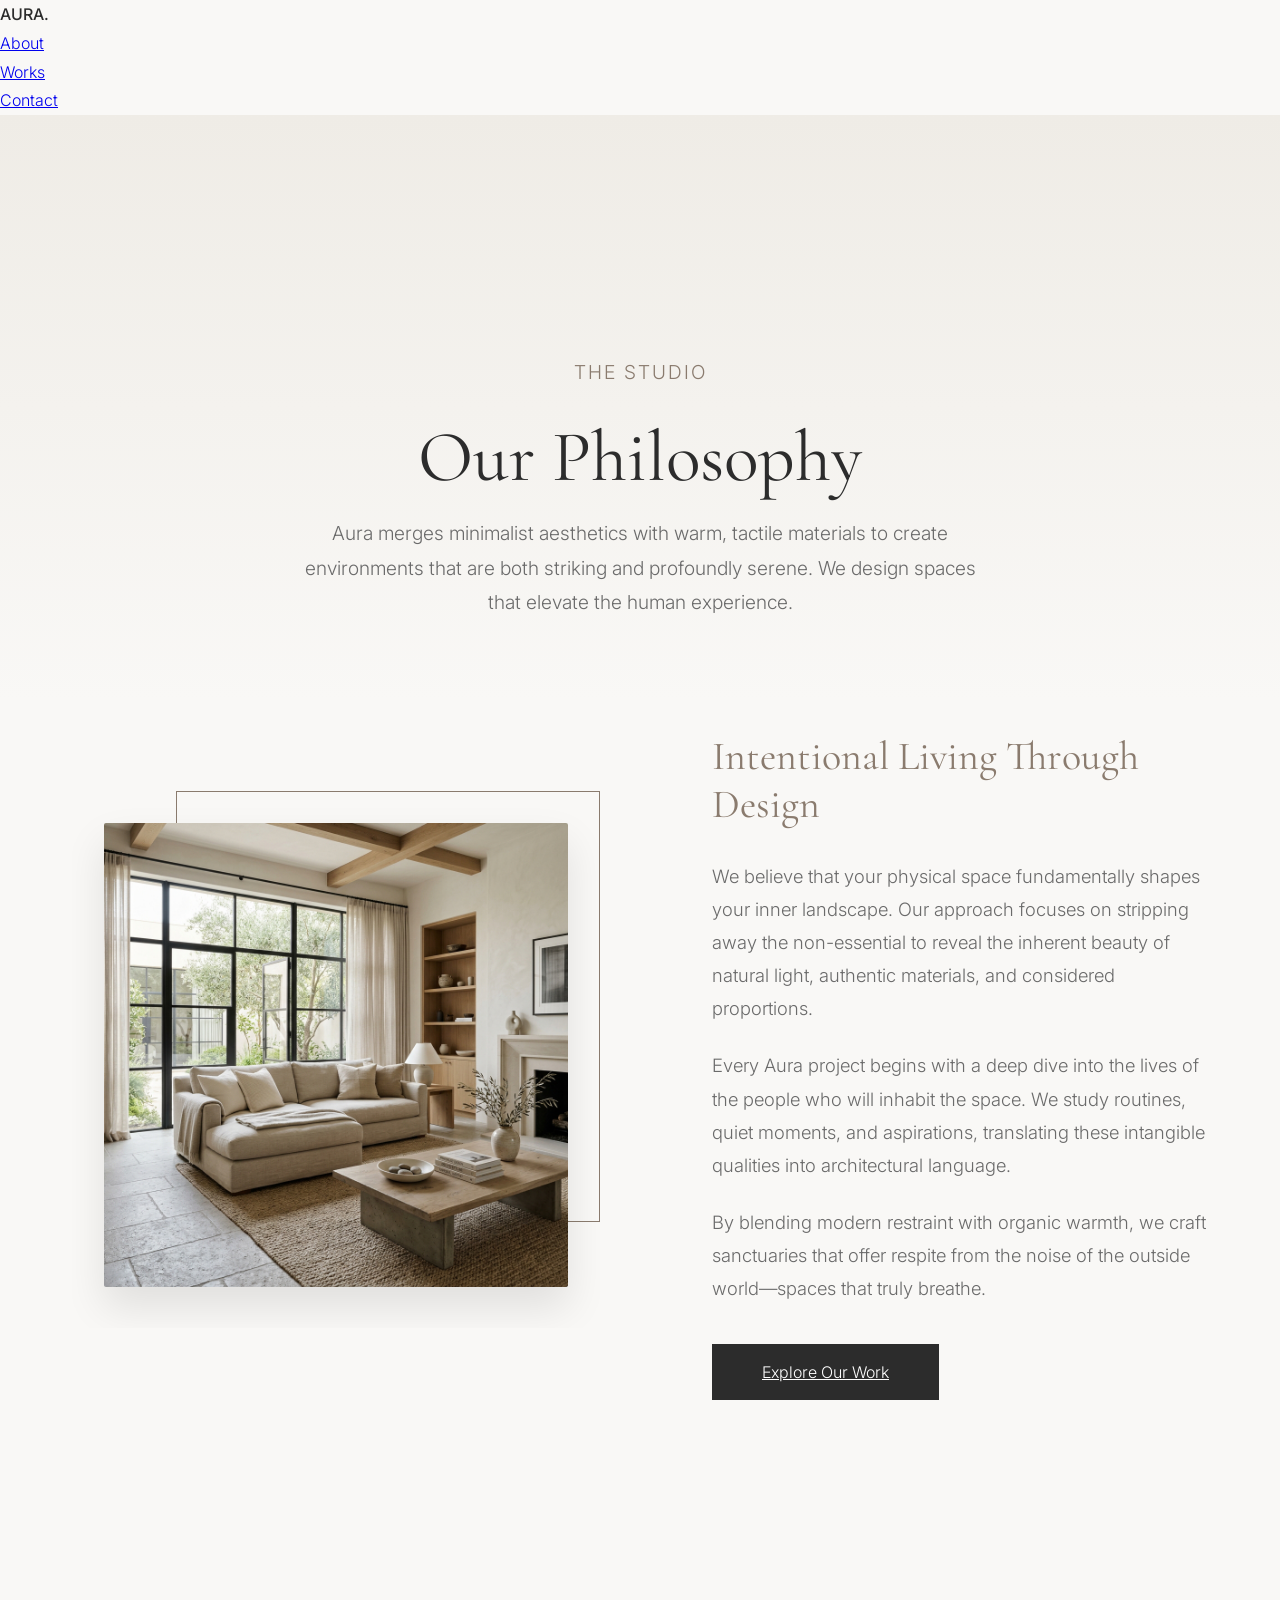
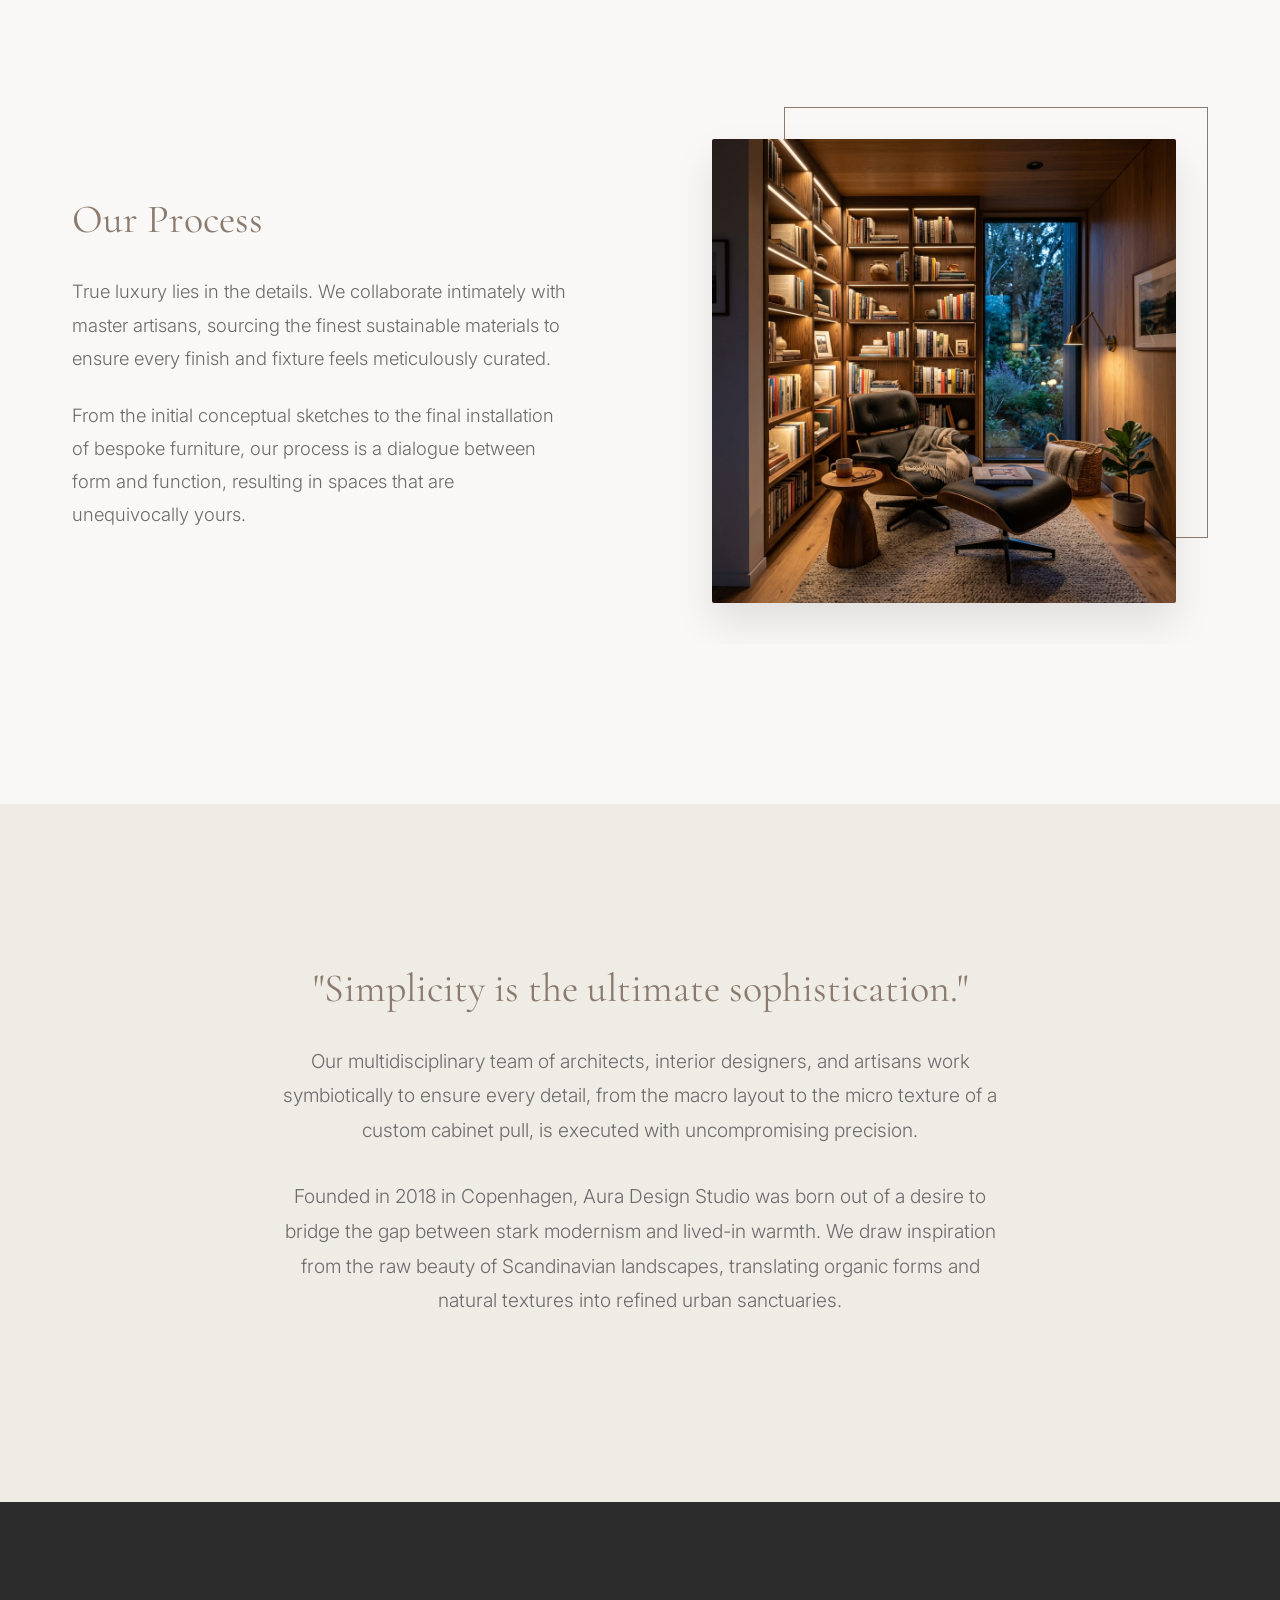
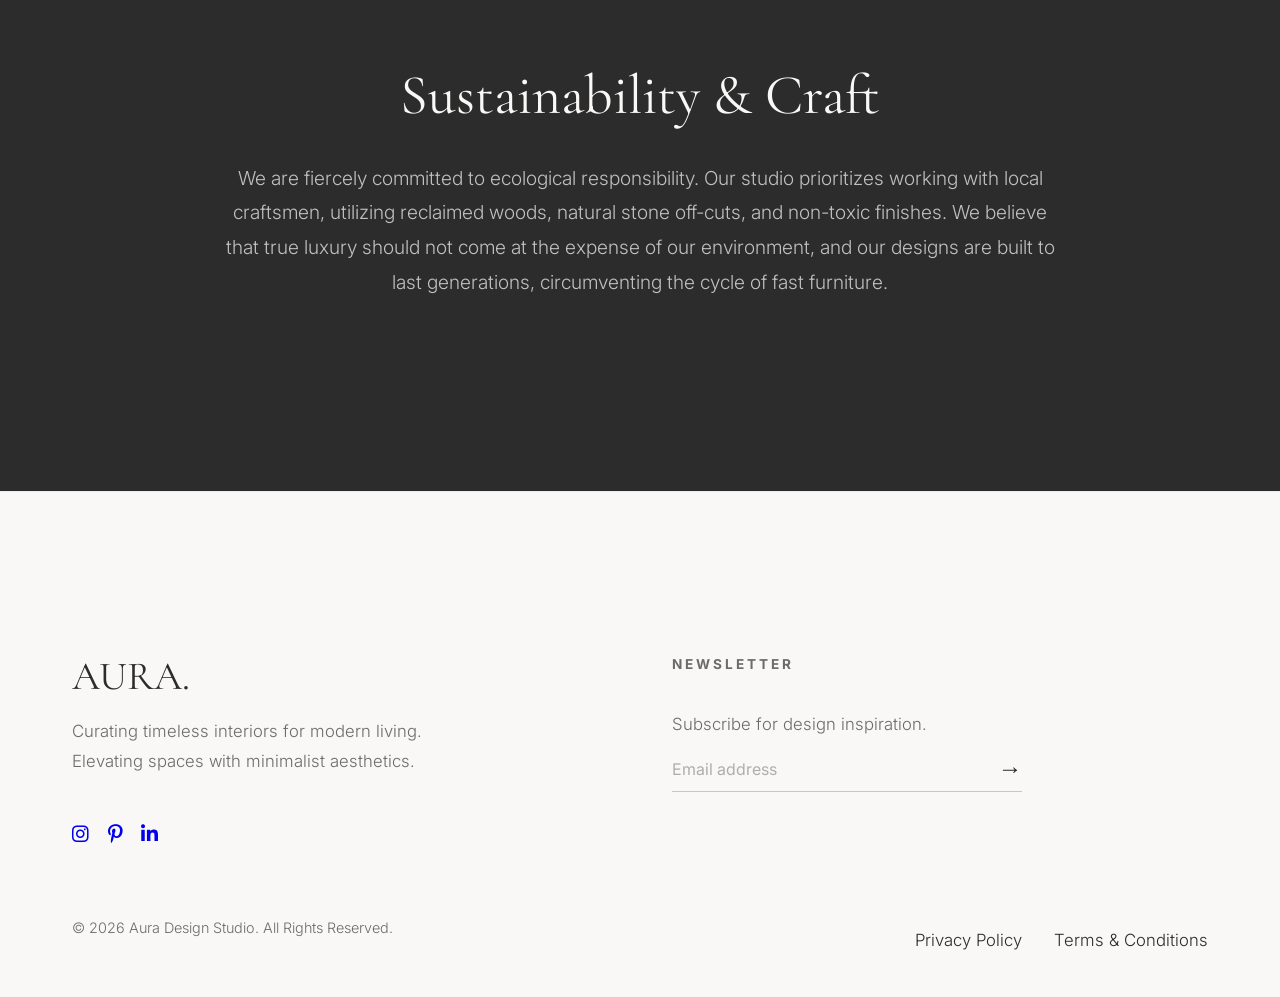
<file: about.html>
<!DOCTYPE html>
<html lang="en">
<head>
    <meta charset="UTF-8">
    <meta name="viewport" content="width=device-width, initial-scale=1.0">
    <title>Aura | Our Philosophy</title>
    <link rel="preconnect" href="https://fonts.googleapis.com">
    <link rel="preconnect" href="https://fonts.gstatic.com" crossorigin>
    <link href="https://fonts.googleapis.com/css2?family=Cormorant+Garamond:ital,wght@0,300;0,400;0,600;1,400&family=Inter:wght@300;400;500&display=swap" rel="stylesheet">
    <link rel="stylesheet" href="https://cdnjs.cloudflare.com/ajax/libs/font-awesome/6.4.0/css/all.min.css">
    <link rel="stylesheet" href="slider-style-v2.css">
</head>
<body>
    <nav class="navbar solid">
        <a href="index.html" class="logo" style="text-decoration: none; color: inherit;">AURA.</a>
        <ul class="nav-links">
            <li><a href="about.html">About</a></li>
            <li><a href="portfolio.html">Works</a></li>
            <li><a href="contact.html">Contact</a></li>
        </ul>
    </nav>

    <div class="page-header">
        <div class="container fade-in-up visible">
            <p class="subtitle">The Studio</p>
            <h1>Our Philosophy</h1>
            <p style="max-width: 700px; margin: 0 auto; color: var(--text-muted); font-size: 1.2rem;">
                Aura merges minimalist aesthetics with warm, tactile materials to create environments that are both striking and profoundly serene. We design spaces that elevate the human experience.
            </p>
        </div>
    </div>

    <section class="about section-padding" style="padding-top: var(--spacing-md);">
        <div class="container scroll-reveal">
            <div class="about-grid">
                <div class="about-image">
                    <img src="assets/living_space.jpg" alt="Minimalist Living Room Design">
                </div>
                <div class="about-text" style="padding-left: 2rem;">
                    <h2>Intentional Living Through Design</h2>
                    <p>We believe that your physical space fundamentally shapes your inner landscape. Our approach focuses on stripping away the non-essential to reveal the inherent beauty of natural light, authentic materials, and considered proportions.</p>
                    <p>Every Aura project begins with a deep dive into the lives of the people who will inhabit the space. We study routines, quiet moments, and aspirations, translating these intangible qualities into architectural language.</p>
                    <p>By blending modern restraint with organic warmth, we craft sanctuaries that offer respite from the noise of the outside world—spaces that truly breathe.</p>
                    <br>
                    <a href="portfolio.html" class="btn btn-dark">Explore Our Work</a>
                </div>
            </div>
        </div>
    </section>

    <section class="about section-padding">
        <div class="container scroll-reveal">
            <div class="about-grid" style="align-items: center;">
                <div class="about-text" style="padding-right: 2rem;">
                    <h2>Our Process</h2>
                    <p>True luxury lies in the details. We collaborate intimately with master artisans, sourcing the finest sustainable materials to ensure every finish and fixture feels meticulously curated.</p>
                    <p>From the initial conceptual sketches to the final installation of bespoke furniture, our process is a dialogue between form and function, resulting in spaces that are unequivocally yours.</p>
                </div>
                <div class="about-image">
                    <img src="assets/reading_nook.jpg" alt="Cozy Modern Reading Nook">
                </div>
            </div>
        </div>
    </section>

    <section class="section-padding" style="background-color: var(--bg-secondary);">
        <div class="container scroll-reveal" style="text-align: center; max-width: 800px;">
            <h2 style="font-size: 2.5rem; margin-bottom: 2rem; color: var(--accent);">"Simplicity is the ultimate sophistication."</h2>
            <p style="font-size: 1.2rem; color: var(--text-muted); margin-bottom: 2rem;">Our multidisciplinary team of architects, interior designers, and artisans work symbiotically to ensure every detail, from the macro layout to the micro texture of a custom cabinet pull, is executed with uncompromising precision.</p>
            <p style="font-size: 1.2rem; color: var(--text-muted);">Founded in 2018 in Copenhagen, Aura Design Studio was born out of a desire to bridge the gap between stark modernism and lived-in warmth. We draw inspiration from the raw beauty of Scandinavian landscapes, translating organic forms and natural textures into refined urban sanctuaries.</p>
        </div>
    </section>

    <section class="section-padding" style="background-color: var(--text-main); color: var(--bg-color);">
        <div class="container scroll-reveal" style="max-width: 900px; margin: 0 auto;">
            <h2 style="font-family: var(--font-heading); font-size: 3.5rem; margin-bottom: 2rem; text-align: center;">Sustainability & Craft</h2>
            <p style="font-size: 1.2rem; line-height: 1.8; color: rgba(255,255,255,0.7); text-align: center; margin-bottom: 2rem;">
                We are fiercely committed to ecological responsibility. Our studio prioritizes working with local craftsmen, utilizing reclaimed woods, natural stone off-cuts, and non-toxic finishes. We believe that true luxury should not come at the expense of our environment, and our designs are built to last generations, circumventing the cycle of fast furniture.
            </p>
        </div>
    </section>

    <footer class="footer">
        <div class="container">
            <div class="footer-grid">
                <div class="footer-column large">
                    <h2 style="font-family: var(--font-heading); font-size: 2.5rem; margin-bottom: 1rem;">AURA.</h2>
                    <p style="font-size: 1.05rem; margin-bottom: 2.5rem; max-width: 350px; color: var(--text-muted);">Curating timeless interiors for modern living. Elevating spaces with minimalist aesthetics.</p>
                    
                    <div class="social-icons" style="display: flex; gap: 1.2rem; flex-direction: row; font-size: 1.2rem;">
                        <a href="#"><i class="fab fa-instagram"></i></a>
                        <a href="#"><i class="fab fa-pinterest-p"></i></a>
                        <a href="#"><i class="fab fa-linkedin-in"></i></a>
                    </div>
                </div>
                
                <div class="footer-column large">
                    <h4>Newsletter</h4>
                    <p style="font-size: 1.05rem; margin-bottom: 1rem; color: var(--text-muted);">Subscribe for design inspiration.</p>
                    <form class="newsletter-form" onsubmit="event.preventDefault(); alert('Subscribed!');" style="max-width: 350px;">
                        <input type="email" placeholder="Email address" required>
                        <button type="submit">&#8594;</button>
                    </form>
                </div>
            </div>
            
            <div class="footer-bottom">
                <p>&copy; 2026 Aura Design Studio. All Rights Reserved.</p>
                <div class="legal-links">
                    <a href="#">Privacy Policy</a>
                    <a href="#">Terms & Conditions</a>
                </div>
            </div>
        </div>
    </footer>

    <script src="slider-main.js"></script>
</body>
</html>
</file>
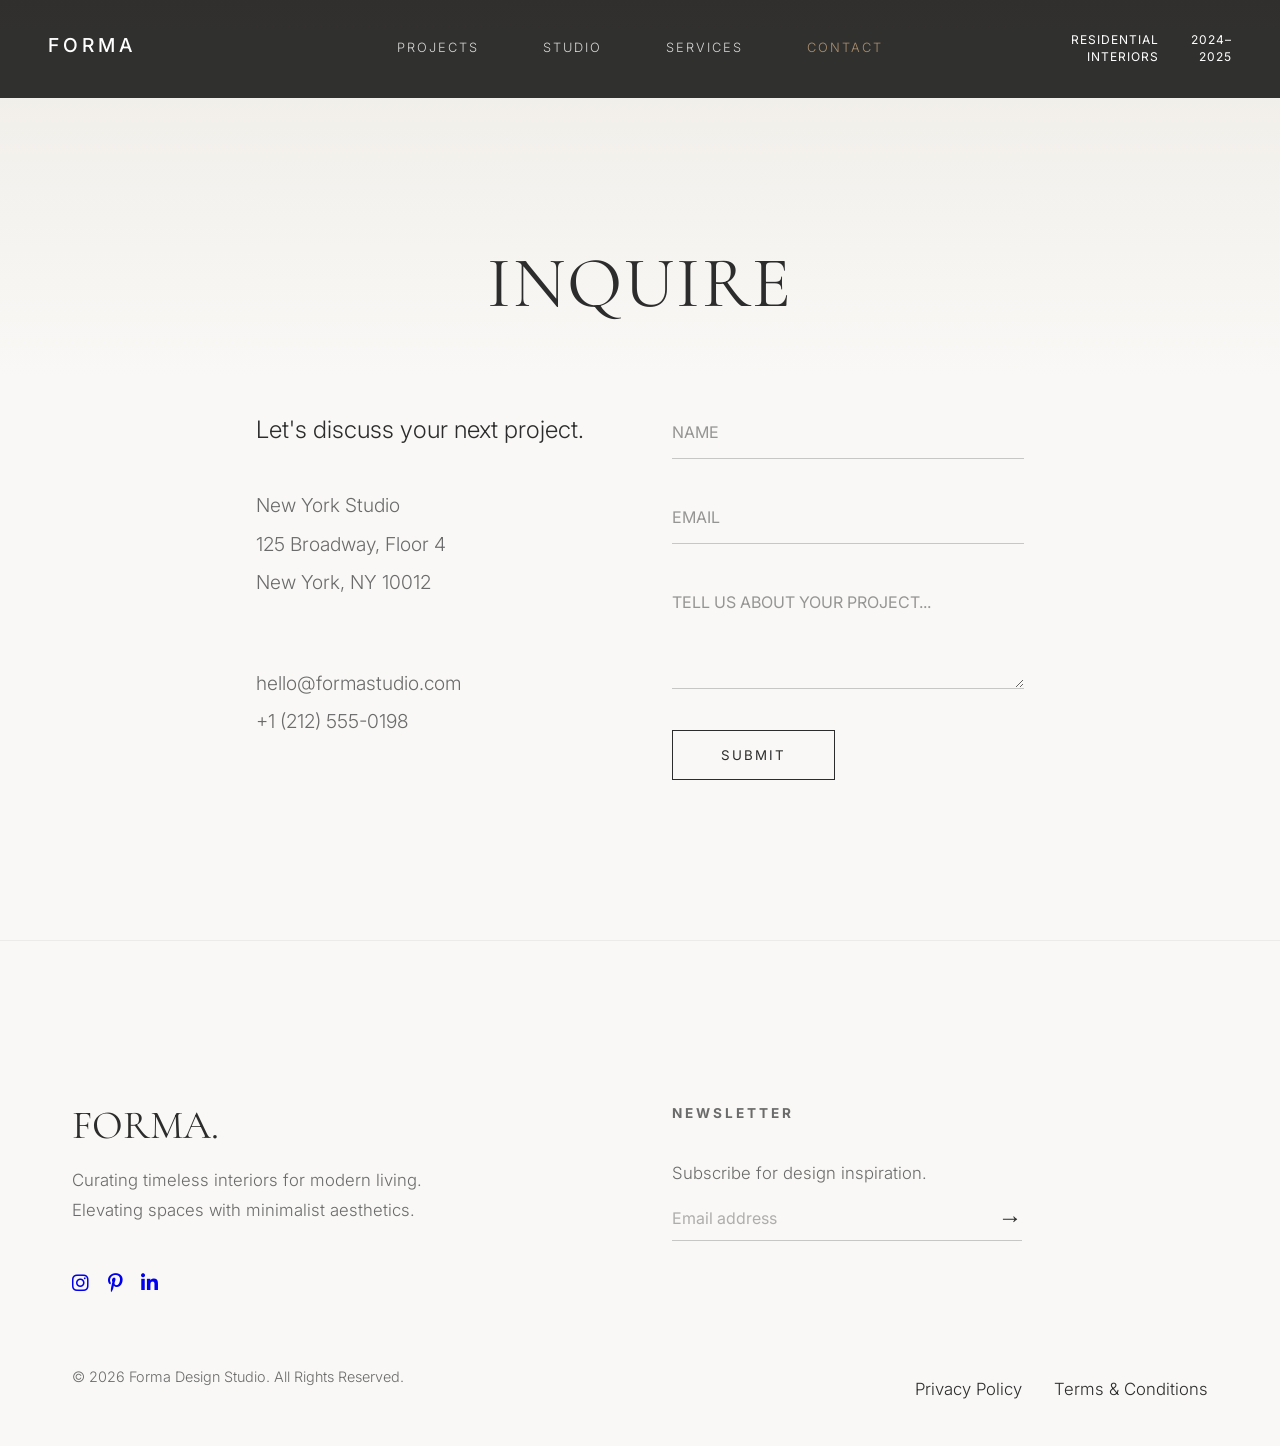
<file: contact.html>
<!DOCTYPE html>
<html lang="en">
<head>
    <meta charset="UTF-8">
    <meta name="viewport" content="width=device-width, initial-scale=1.0">
    <title>Aura | Contact</title>
    <link href="https://fonts.googleapis.com/css2?family=Cormorant+Garamond:ital,wght@0,300;0,400;0,600;1,400&family=Inter:wght@300;400;500&display=swap" rel="stylesheet">
    <link rel="stylesheet" href="https://cdnjs.cloudflare.com/ajax/libs/font-awesome/6.4.0/css/all.min.css">
    <link rel="stylesheet" href="slider-style-v2.css">
    <style>
        body { background-color: var(--bg-color); color: var(--text-main); }
        .page-header { padding: 15rem 5% 2rem 5%; text-align: center; }
        .page-title { font-family: var(--font-heading); font-size: 5rem; letter-spacing: 2px; }
        .contact-container { padding: 2rem 20% 10rem 20%; display: grid; grid-template-columns: 1fr 1fr; gap: 4rem; }
        .contact-info { font-family: var(--font-body); font-size: 1.2rem; line-height: 2; color: var(--text-muted); }
        .contact-form input, .contact-form textarea { width: 100%; background: transparent; border: none; border-bottom: 1px solid rgba(0,0,0,0.2); color: var(--text-main); padding: 1rem 0; margin-bottom: 2rem; font-family: var(--font-body); font-size: 1rem; }
        .contact-form input::placeholder, .contact-form textarea::placeholder { color: rgba(0,0,0,0.4); }
        .contact-form input:focus, .contact-form textarea:focus { outline: none; border-bottom: 1px solid var(--accent); }
        .btn-submit { background: transparent; color: var(--text-main); border: 1px solid var(--text-main); padding: 1rem 3rem; font-family: var(--font-body); text-transform: uppercase; letter-spacing: 2px; cursor: pointer; transition: all 0.3s; }
        .btn-submit:hover { background: var(--text-main); color: var(--bg-color); }
    </style>
</head>
<body>
    <nav class="navbar forma-nav" style="background: rgba(0,0,0,0.8);">
        <div class="nav-left">
            <a href="index.html" class="logo">FORMA</a>
        </div>
        <ul class="nav-center">
            <li><a href="projects.html">PROJECTS</a></li>
            <li><a href="studio.html">STUDIO</a></li>
            <li><a href="services.html">SERVICES</a></li>
            <li><a href="contact.html" style="color: #c9a77c;">CONTACT</a></li>
        </ul>
        <div class="nav-right">
            <div class="nav-info">RESIDENTIAL<br>INTERIORS</div>
            <div class="nav-info" style="margin-left: 2rem;">2024&ndash;<br>2025</div>
        </div>
    </nav>

    <main>
        <section class="page-header">
            <h1 class="page-title">INQUIRE</h1>
        </section>
        <section class="contact-container">
            <div class="contact-info">
                <p style="color: var(--text-main); font-size: 1.5rem; margin-bottom: 2rem;">Let's discuss your next project.</p>
                <p>New York Studio<br>125 Broadway, Floor 4<br>New York, NY 10012</p>
                <br>
                <p>hello@formastudio.com<br>+1 (212) 555-0198</p>
            </div>
            <div class="contact-form">
                <input type="text" placeholder="NAME">
                <input type="email" placeholder="EMAIL">
                <textarea rows="4" placeholder="TELL US ABOUT YOUR PROJECT..."></textarea>
                <button class="btn-submit">SUBMIT</button>
            </div>
        </section>
    </main>

    <footer class="footer" style="position: relative; z-index: 10; background-color: var(--bg-color);">
        <div class="container">
            <div class="footer-grid">
                <div class="footer-column large">
                    <h2 style="font-family: var(--font-heading); font-size: 2.5rem; margin-bottom: 1rem;">FORMA.</h2>
                    <p style="font-size: 1.05rem; margin-bottom: 2.5rem; max-width: 350px; color: var(--text-muted);">Curating timeless interiors for modern living. Elevating spaces with minimalist aesthetics.</p>
                    
                    <div class="social-icons" style="display: flex; gap: 1.2rem; flex-direction: row; font-size: 1.2rem;">
                        <a href="#"><i class="fab fa-instagram"></i></a>
                        <a href="#"><i class="fab fa-pinterest-p"></i></a>
                        <a href="#"><i class="fab fa-linkedin-in"></i></a>
                    </div>
                </div>
                
                <div class="footer-column large">
                    <h4>Newsletter</h4>
                    <p style="font-size: 1.05rem; margin-bottom: 1rem; color: var(--text-muted);">Subscribe for design inspiration.</p>
                    <form class="newsletter-form" onsubmit="event.preventDefault(); alert('Subscribed!');" style="max-width: 350px;">
                        <input type="email" placeholder="Email address" required>
                        <button type="submit">&#8594;</button>
                    </form>
                </div>
            </div>
            
            <div class="footer-bottom">
                <p>&copy; 2026 Forma Design Studio. All Rights Reserved.</p>
                <div class="legal-links">
                    <a href="#">Privacy Policy</a>
                    <a href="#">Terms & Conditions</a>
                </div>
            </div>
        </div>
    </footer>
</body>
</html>
</file>
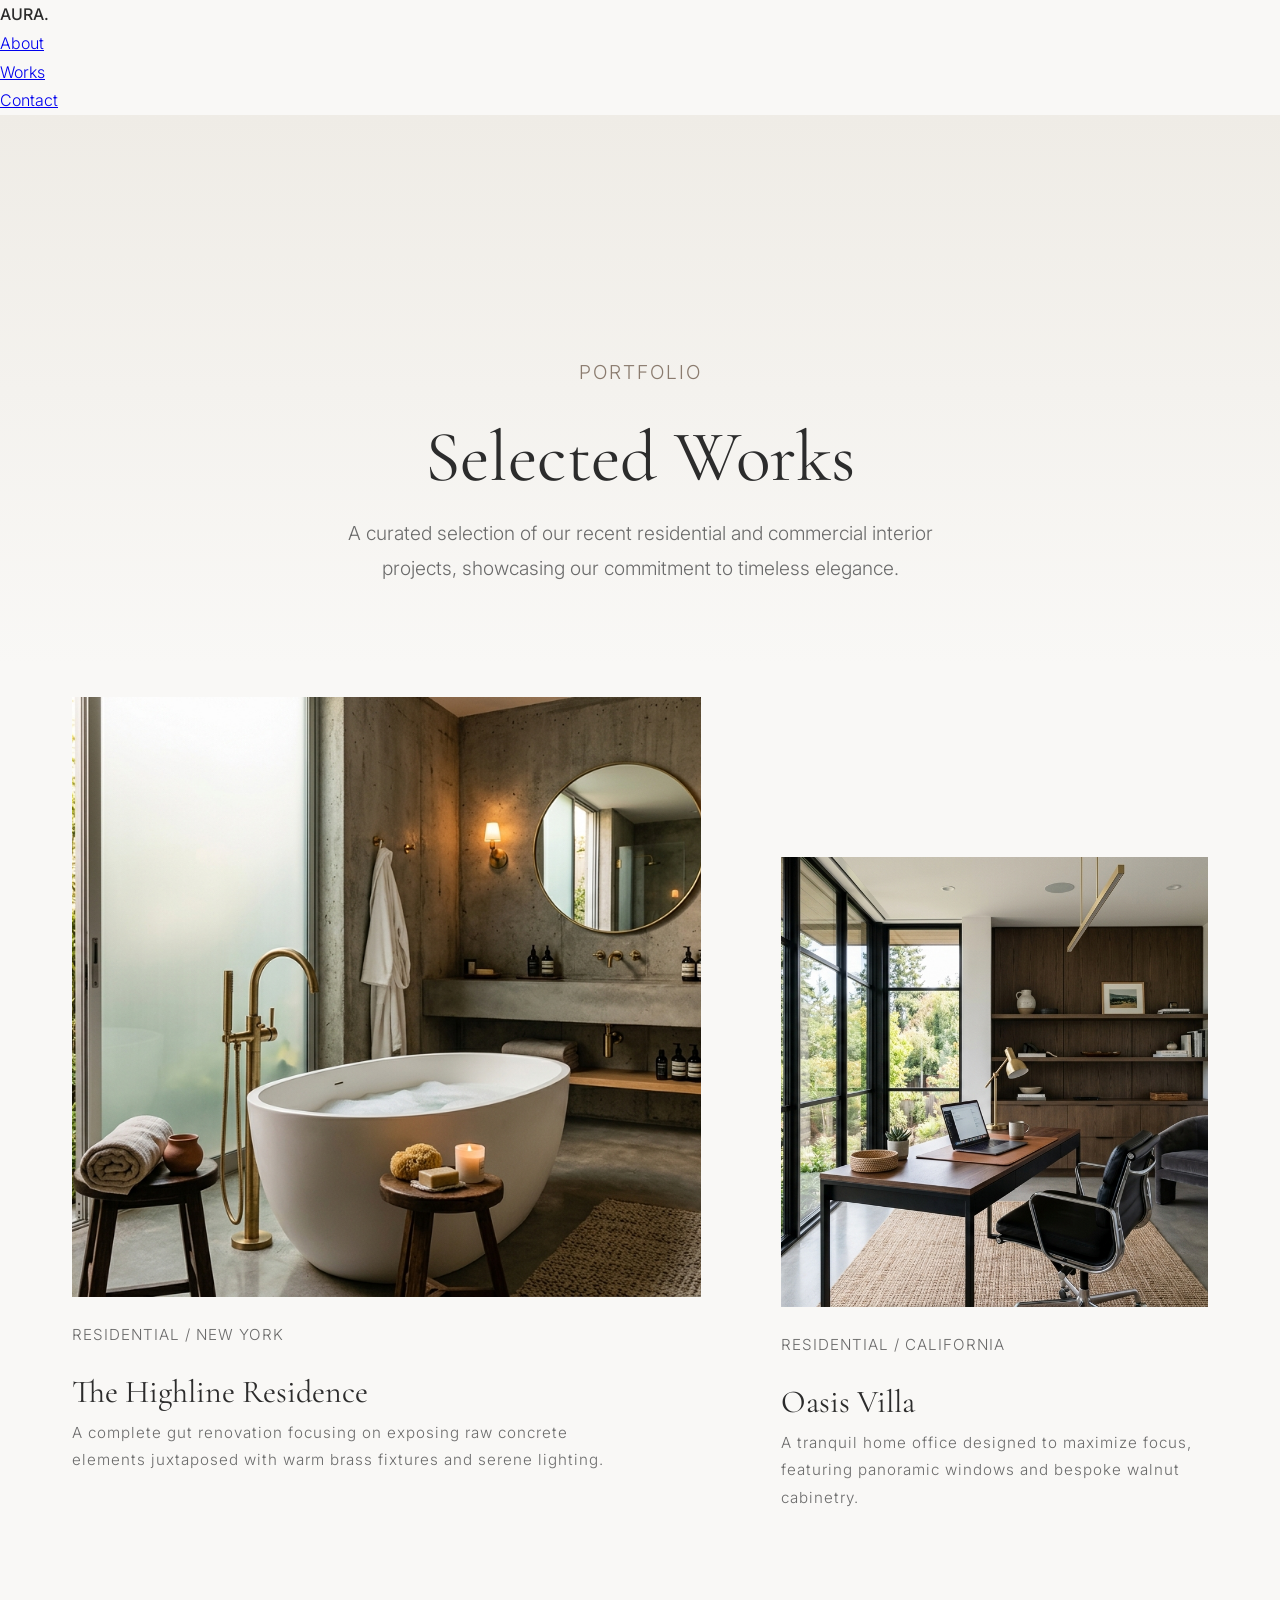
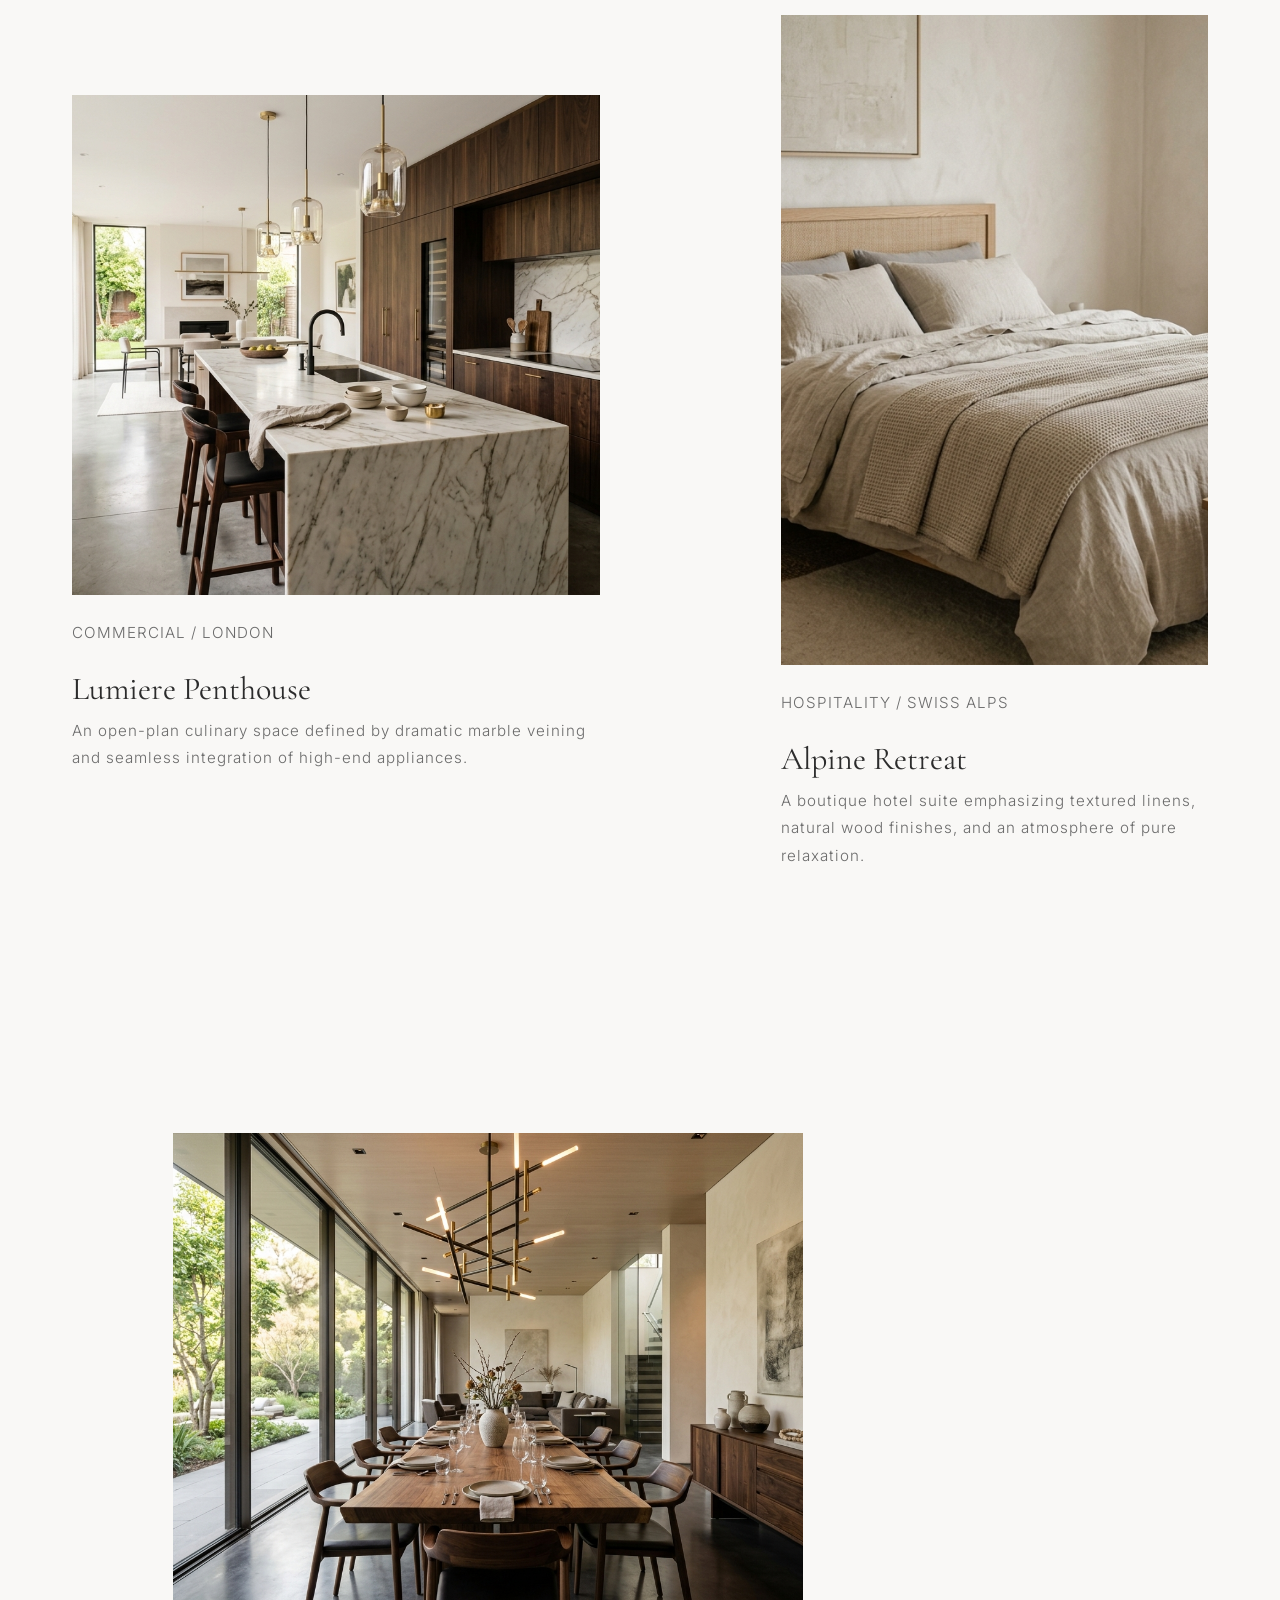
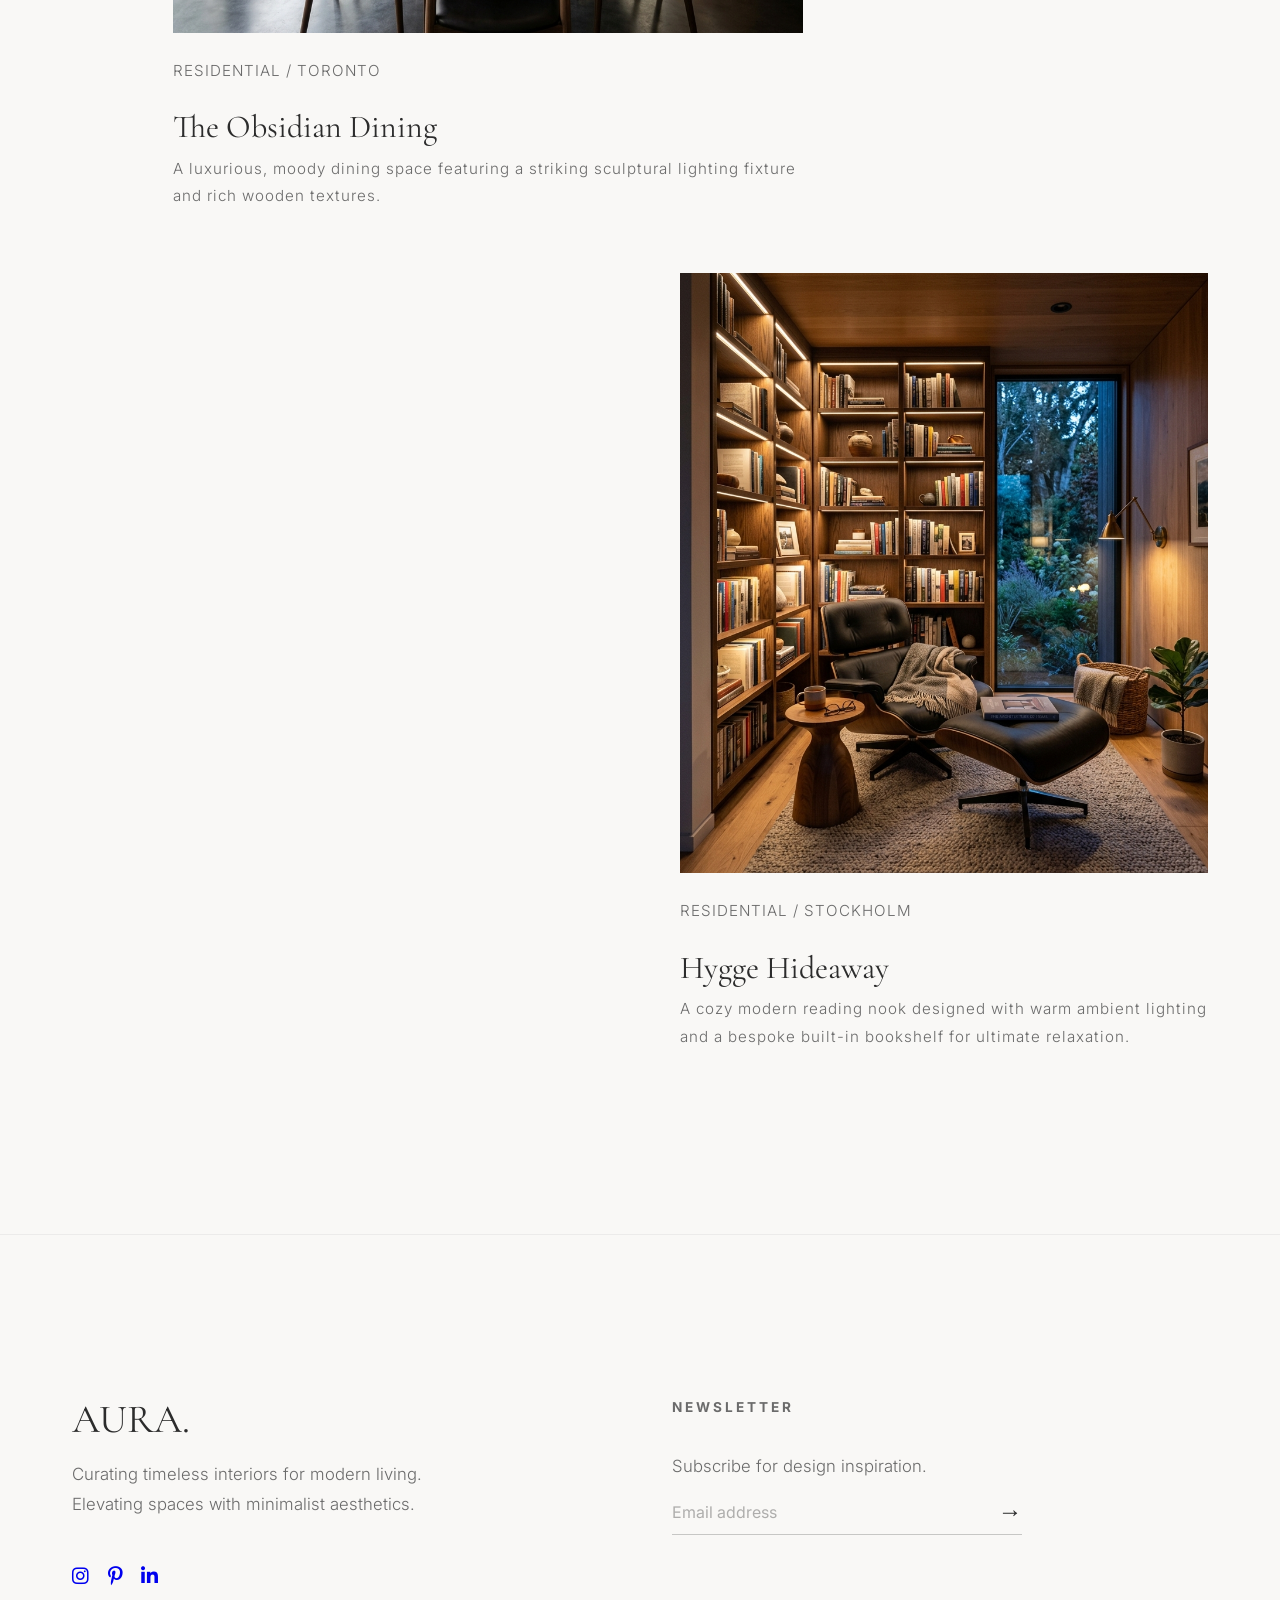
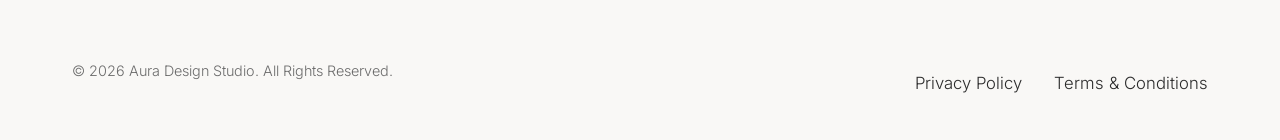
<file: portfolio.html>
<!DOCTYPE html>
<html lang="en">
<head>
    <meta charset="UTF-8">
    <meta name="viewport" content="width=device-width, initial-scale=1.0">
    <title>Aura | Works</title>
    <link rel="preconnect" href="https://fonts.googleapis.com">
    <link rel="preconnect" href="https://fonts.gstatic.com" crossorigin>
    <link href="https://fonts.googleapis.com/css2?family=Cormorant+Garamond:ital,wght@0,300;0,400;0,600;1,400&family=Inter:wght@300;400;500&display=swap" rel="stylesheet">
    <link rel="stylesheet" href="https://cdnjs.cloudflare.com/ajax/libs/font-awesome/6.4.0/css/all.min.css">
    <link rel="stylesheet" href="slider-style-v2.css">
</head>
<body>
    <nav class="navbar solid">
        <a href="index.html" class="logo" style="text-decoration: none; color: inherit;">AURA.</a>
        <ul class="nav-links">
            <li><a href="about.html">About</a></li>
            <li><a href="portfolio.html">Works</a></li>
            <li><a href="contact.html">Contact</a></li>
        </ul>
    </nav>

    <div class="page-header">
        <div class="container fade-in-up visible">
            <p class="subtitle">Portfolio</p>
            <h1>Selected Works</h1>
            <p style="max-width: 600px; margin: 0 auto; color: var(--text-muted); font-size: 1.2rem;">A curated selection of our recent residential and commercial interior projects, showcasing our commitment to timeless elegance.</p>
        </div>
    </div>

    <section class="portfolio section-padding" style="padding-top: var(--spacing-md);">
        <div class="container scroll-reveal">
            <div class="portfolio-grid">
                
                <div class="portfolio-item">
                    <div class="portfolio-img-wrapper" style="height: 600px;">
                        <img src="assets/slide_4_bathroom_1790944922511.jpg" alt="The Highline Residence Bathroom">
                    </div>
                    <div class="portfolio-info">
                        <p>Residential / New York</p>
                        <h3>The Highline Residence</h3>
                        <p style="text-transform: none; margin-top: 0.5rem; max-width: 90%;">A complete gut renovation focusing on exposing raw concrete elements juxtaposed with warm brass fixtures and serene lighting.</p>
                    </div>
                </div>

                <div class="portfolio-item">
                    <div class="portfolio-img-wrapper" style="height: 450px;">
                        <img src="assets/slide_5_office_1790944935770.jpg" alt="Oasis Villa Office">
                    </div>
                    <div class="portfolio-info">
                        <p>Residential / California</p>
                        <h3>Oasis Villa</h3>
                        <p style="text-transform: none; margin-top: 0.5rem;">A tranquil home office designed to maximize focus, featuring panoramic windows and bespoke walnut cabinetry.</p>
                    </div>
                </div>

                <div class="portfolio-item" style="grid-column: 1 / 7; margin-top: var(--spacing-lg);">
                    <div class="portfolio-img-wrapper" style="height: 500px;">
                        <img src="assets/slide_2_kitchen_1790945240669.jpg" alt="Lumiere Penthouse Kitchen">
                    </div>
                    <div class="portfolio-info">
                        <p>Commercial / London</p>
                        <h3>Lumiere Penthouse</h3>
                        <p style="text-transform: none; margin-top: 0.5rem;">An open-plan culinary space defined by dramatic marble veining and seamless integration of high-end appliances.</p>
                    </div>
                </div>
                
                <div class="portfolio-item" style="grid-column: 8 / 13; margin-top: 0;">
                    <div class="portfolio-img-wrapper" style="height: 650px;">
                        <img src="assets/slide_3_bedroom_1790946165935.jpg" alt="Alpine Retreat Bedroom">
                    </div>
                    <div class="portfolio-info">
                        <p>Hospitality / Swiss Alps</p>
                        <h3>Alpine Retreat</h3>
                        <p style="text-transform: none; margin-top: 0.5rem;">A boutique hotel suite emphasizing textured linens, natural wood finishes, and an atmosphere of pure relaxation.</p>
                    </div>
                </div>

                <div class="portfolio-item">
                    <div class="portfolio-img-wrapper" style="height: 500px;">
                        <img src="assets/dining_room.jpg" alt="Modern Dining Room">
                    </div>
                    <div class="portfolio-info">
                        <p>Residential / Toronto</p>
                        <h3>The Obsidian Dining</h3>
                        <p style="text-transform: none; margin-top: 0.5rem;">A luxurious, moody dining space featuring a striking sculptural lighting fixture and rich wooden textures.</p>
                    </div>
                </div>

                <div class="portfolio-item">
                    <div class="portfolio-img-wrapper" style="height: 600px;">
                        <img src="assets/reading_nook.jpg" alt="Modern Reading Nook">
                    </div>
                    <div class="portfolio-info">
                        <p>Residential / Stockholm</p>
                        <h3>Hygge Hideaway</h3>
                        <p style="text-transform: none; margin-top: 0.5rem;">A cozy modern reading nook designed with warm ambient lighting and a bespoke built-in bookshelf for ultimate relaxation.</p>
                    </div>
                </div>

            </div>
        </div>
    </section>

    <footer class="footer">
        <div class="container">
            <div class="footer-grid">
                <div class="footer-column large">
                    <h2 style="font-family: var(--font-heading); font-size: 2.5rem; margin-bottom: 1rem;">AURA.</h2>
                    <p style="font-size: 1.05rem; margin-bottom: 2.5rem; max-width: 350px; color: var(--text-muted);">Curating timeless interiors for modern living. Elevating spaces with minimalist aesthetics.</p>
                    
                    <div class="social-icons" style="display: flex; gap: 1.2rem; flex-direction: row; font-size: 1.2rem;">
                        <a href="#"><i class="fab fa-instagram"></i></a>
                        <a href="#"><i class="fab fa-pinterest-p"></i></a>
                        <a href="#"><i class="fab fa-linkedin-in"></i></a>
                    </div>
                </div>
                
                <div class="footer-column large">
                    <h4>Newsletter</h4>
                    <p style="font-size: 1.05rem; margin-bottom: 1rem; color: var(--text-muted);">Subscribe for design inspiration.</p>
                    <form class="newsletter-form" onsubmit="event.preventDefault(); alert('Subscribed!');" style="max-width: 350px;">
                        <input type="email" placeholder="Email address" required>
                        <button type="submit">&#8594;</button>
                    </form>
                </div>
            </div>
            
            <div class="footer-bottom">
                <p>&copy; 2026 Aura Design Studio. All Rights Reserved.</p>
                <div class="legal-links">
                    <a href="#">Privacy Policy</a>
                    <a href="#">Terms & Conditions</a>
                </div>
            </div>
        </div>
    </footer>

    <script src="slider-main.js"></script>
</body>
</html>
</file>
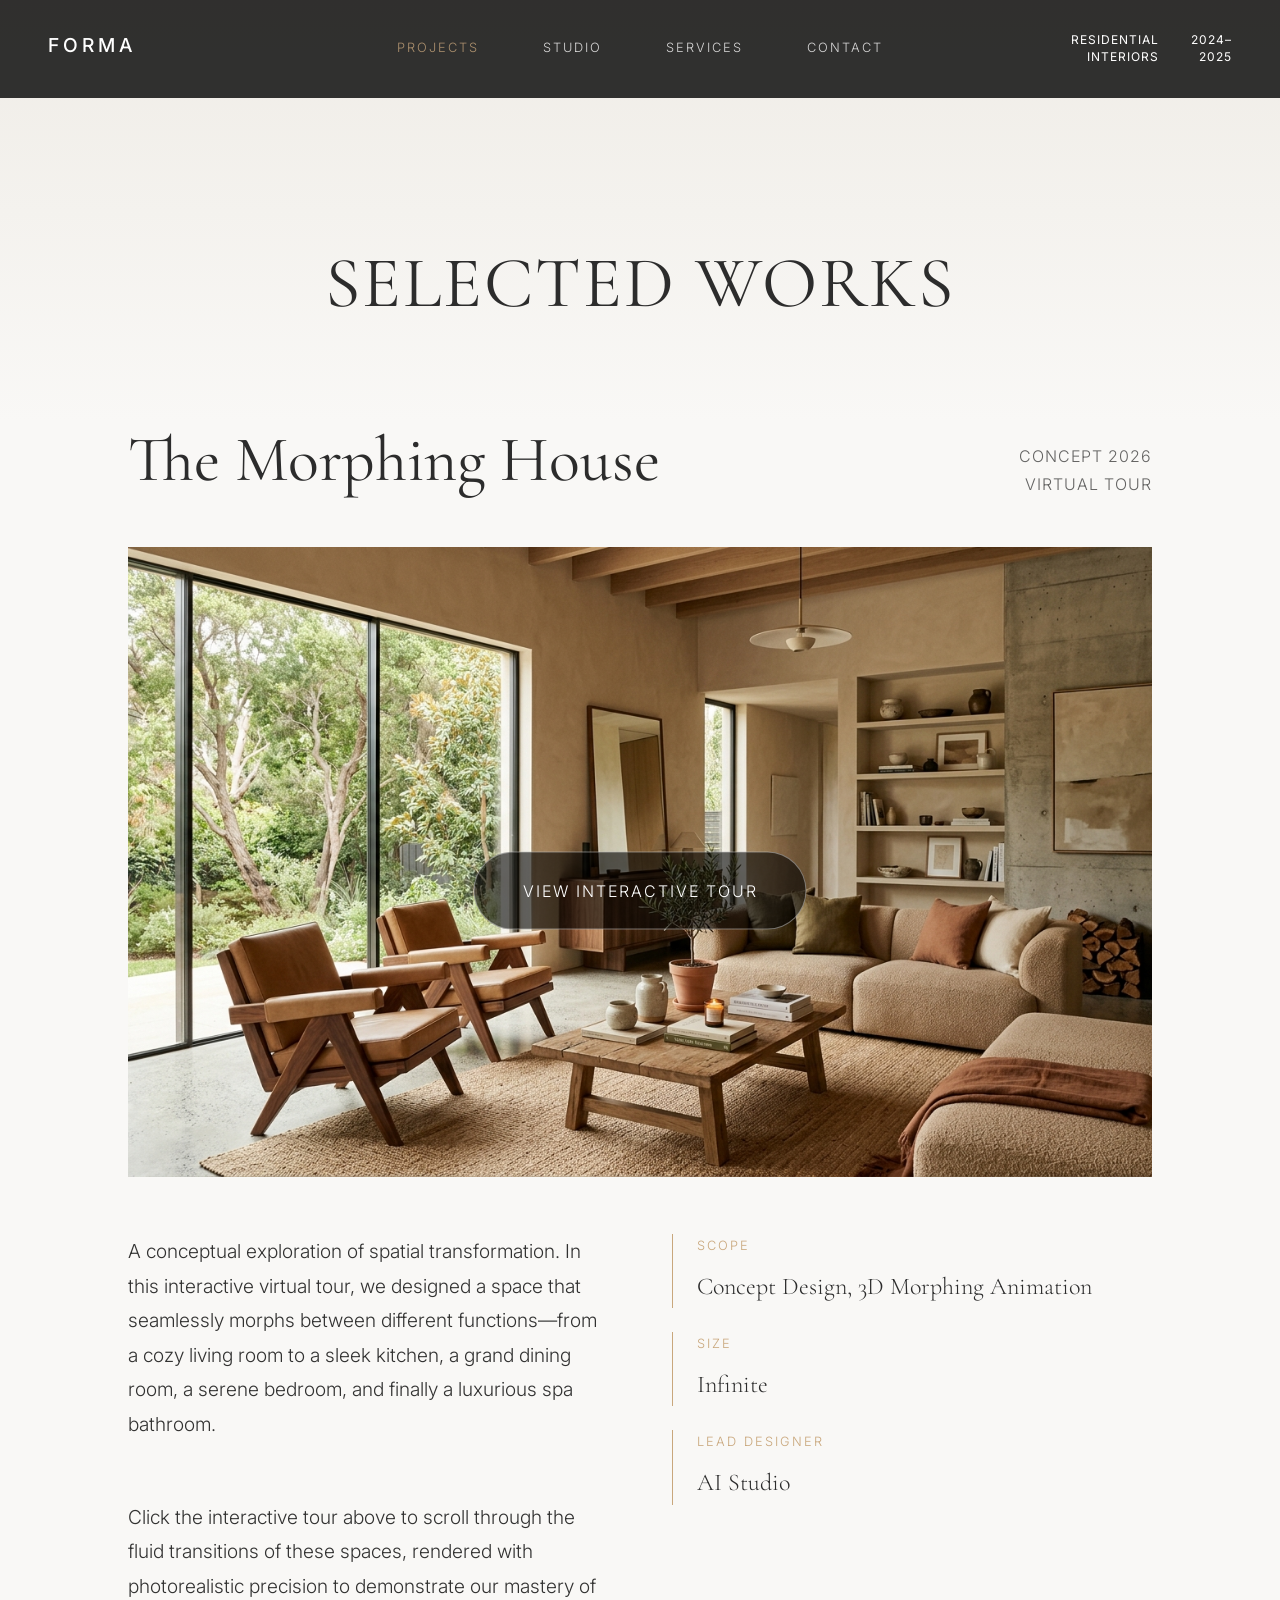
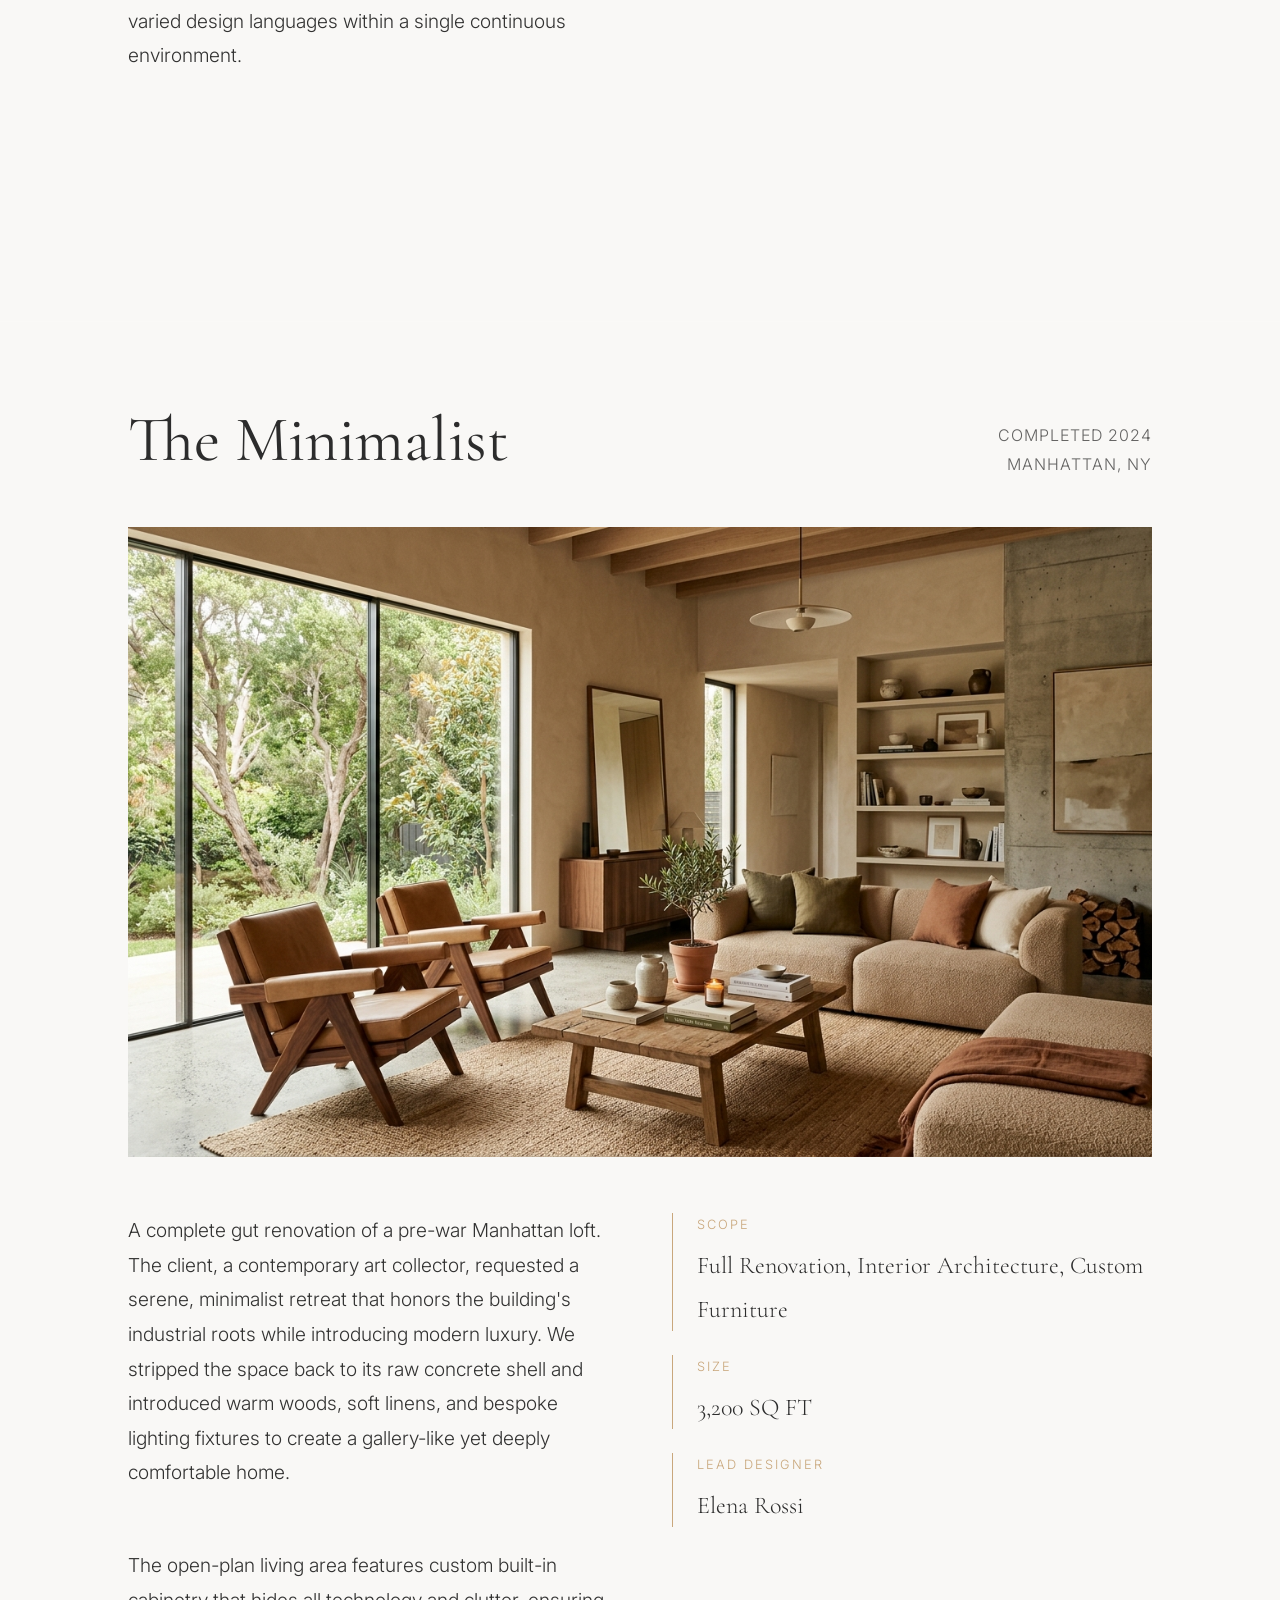
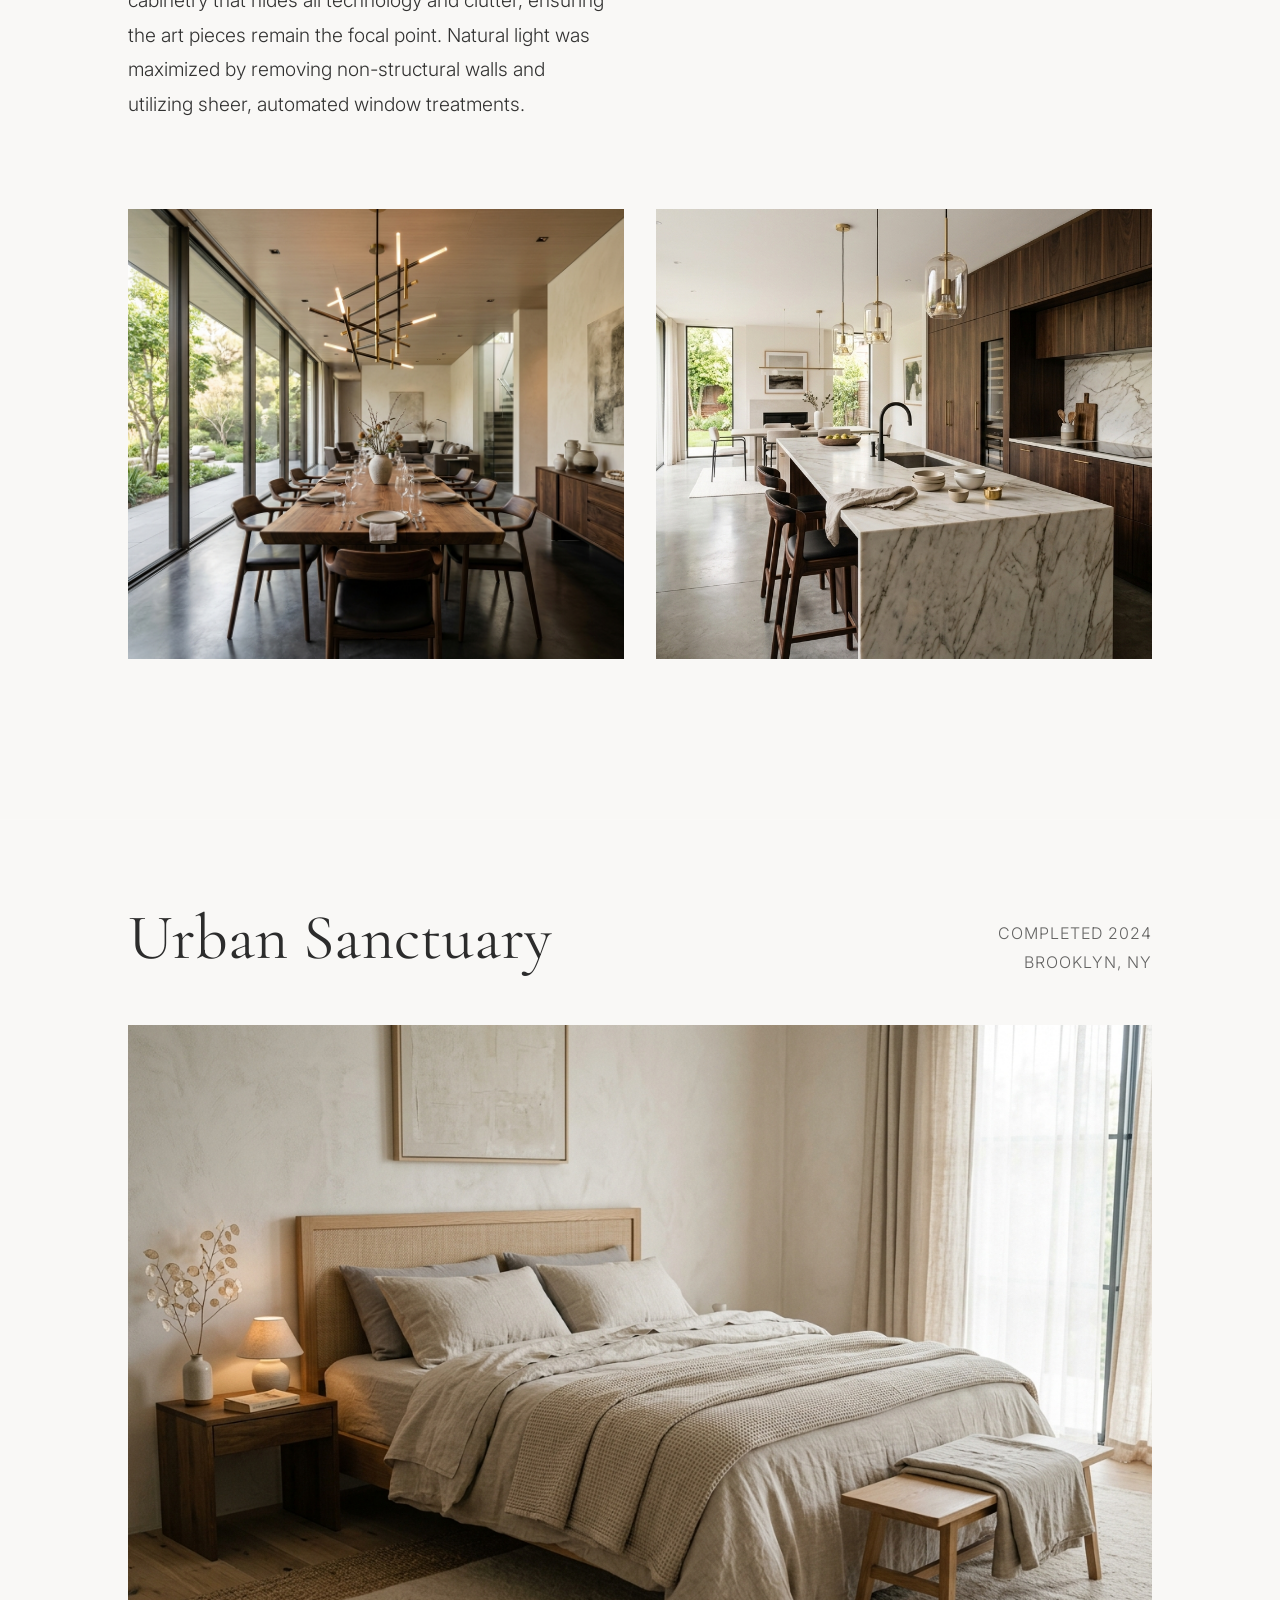
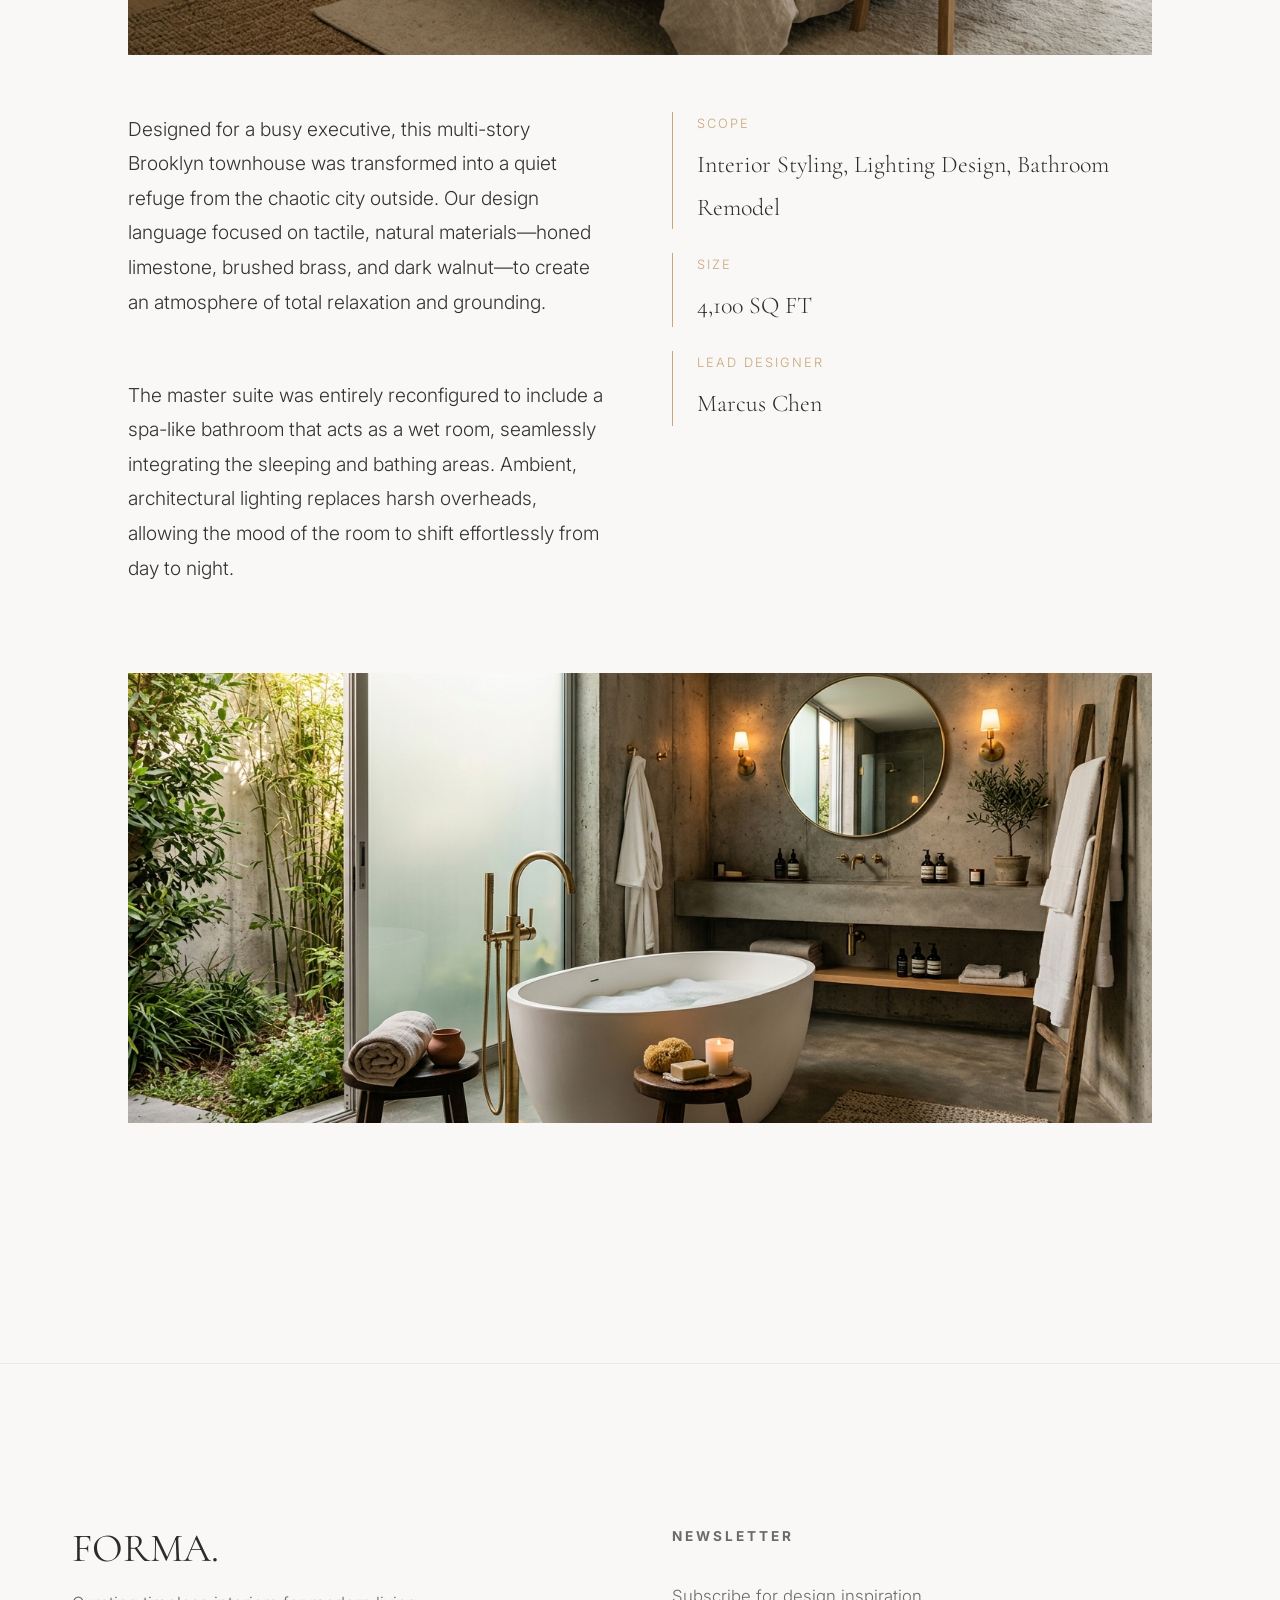
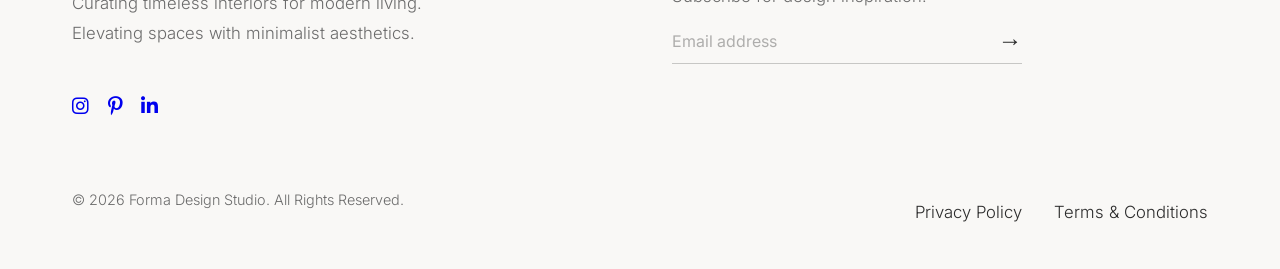
<file: projects.html>
<!DOCTYPE html>
<html lang="en">
<head>
    <meta charset="UTF-8">
    <meta name="viewport" content="width=device-width, initial-scale=1.0">
    <title>Aura | Projects</title>
    <link href="https://fonts.googleapis.com/css2?family=Cormorant+Garamond:ital,wght@0,300;0,400;0,600;1,400&family=Inter:wght@300;400;500&display=swap" rel="stylesheet">
    <link rel="stylesheet" href="https://cdnjs.cloudflare.com/ajax/libs/font-awesome/6.4.0/css/all.min.css">
    <link rel="stylesheet" href="slider-style-v2.css">
    <style>
        body { background-color: var(--bg-color); color: var(--text-main); }
        .page-header { padding: 15rem 5% 5rem 5%; text-align: center; }
        .page-title { font-family: var(--font-heading); font-size: 5rem; letter-spacing: 2px; }
        
        .project-section { padding: 0 10% 10rem 10%; border-bottom: 1px solid rgba(255,255,255,0.1); margin-bottom: 5rem; }
        .project-section:last-child { border-bottom: none; }
        
        .project-header { display: flex; justify-content: space-between; align-items: flex-end; margin-bottom: 3rem; }
        .project-name { font-family: var(--font-heading); font-size: 4rem; }
        .project-meta { font-family: var(--font-body); font-size: 1rem; text-align: right; text-transform: uppercase; letter-spacing: 1px; color: rgba(0,0,0,0.6); line-height: 1.8; }
        
        .project-main-img { width: 100%; height: 70vh; object-fit: cover; margin-bottom: 3rem; }
        
        .project-details { display: grid; grid-template-columns: 1fr 1fr; gap: 4rem; margin-bottom: 4rem; }
        .project-desc { font-family: var(--font-body); font-size: 1.2rem; line-height: 1.8; color: rgba(0,0,0,0.8); }
        .project-stats { display: flex; flex-direction: column; gap: 1.5rem; }
        .stat-group { border-left: 1px solid #c9a77c; padding-left: 1.5rem; }
        .stat-label { font-family: var(--font-body); font-size: 0.8rem; text-transform: uppercase; color: #c9a77c; letter-spacing: 2px; margin-bottom: 0.5rem; }
        .stat-value { font-family: var(--font-heading); font-size: 1.5rem; }
        
        .project-gallery { display: grid; grid-template-columns: 1fr 1fr; gap: 2rem; }
        .project-gallery img { width: 100%; height: 50vh; object-fit: cover; }
    </style>
</head>
<body>
    <nav class="navbar forma-nav" style="background: rgba(0,0,0,0.8);">
        <div class="nav-left">
            <a href="index.html" class="logo">FORMA</a>
        </div>
        <ul class="nav-center">
            <li><a href="projects.html" style="color: #c9a77c;">PROJECTS</a></li>
            <li><a href="studio.html">STUDIO</a></li>
            <li><a href="services.html">SERVICES</a></li>
            <li><a href="contact.html">CONTACT</a></li>
        </ul>
        <div class="nav-right">
            <div class="nav-info">RESIDENTIAL<br>INTERIORS</div>
            <div class="nav-info" style="margin-left: 2rem;">2024&ndash;<br>2025</div>
        </div>
    </nav>

    <main>
        <section class="page-header">
            <h1 class="page-title">SELECTED WORKS</h1>
        </section>
        <section class="project-section">
            <div class="project-header">
                <h2 class="project-name">The Morphing House</h2>
                <div class="project-meta">Concept 2026<br>Virtual Tour</div>
            </div>
            
            <a href="project-tour.html" style="display: block; position: relative; cursor: pointer; text-decoration: none;">
                <img src="assets/slide_1_living_room_1790944813704.jpg" class="project-main-img" alt="The Morphing House">
                <div style="position: absolute; top: 50%; left: 50%; transform: translate(-50%, -50%); background: rgba(0,0,0,0.6); padding: 1.5rem 3rem; border: 1px solid rgba(255,255,255,0.4); border-radius: 50px; color: white; font-family: var(--font-body); letter-spacing: 2px; text-transform: uppercase;">View Interactive Tour</div>
            </a>
            
            <div class="project-details">
                <div class="project-desc">
                    <p>A conceptual exploration of spatial transformation. In this interactive virtual tour, we designed a space that seamlessly morphs between different functions—from a cozy living room to a sleek kitchen, a grand dining room, a serene bedroom, and finally a luxurious spa bathroom.</p>
                    <br>
                    <p>Click the interactive tour above to scroll through the fluid transitions of these spaces, rendered with photorealistic precision to demonstrate our mastery of varied design languages within a single continuous environment.</p>
                </div>
                <div class="project-stats">
                    <div class="stat-group">
                        <div class="stat-label">Scope</div>
                        <div class="stat-value">Concept Design, 3D Morphing Animation</div>
                    </div>
                    <div class="stat-group">
                        <div class="stat-label">Size</div>
                        <div class="stat-value">Infinite</div>
                    </div>
                    <div class="stat-group">
                        <div class="stat-label">Lead Designer</div>
                        <div class="stat-value">AI Studio</div>
                    </div>
                </div>
            </div>
        </section>

        <section class="project-section">
            <div class="project-header">
                <h2 class="project-name">The Minimalist</h2>
                <div class="project-meta">Completed 2024<br>Manhattan, NY</div>
            </div>
            
            <img src="assets/slide_1_living_room_1790944813704.jpg" class="project-main-img" alt="The Minimalist Living Room">
            
            <div class="project-details">
                <div class="project-desc">
                    <p>A complete gut renovation of a pre-war Manhattan loft. The client, a contemporary art collector, requested a serene, minimalist retreat that honors the building's industrial roots while introducing modern luxury. We stripped the space back to its raw concrete shell and introduced warm woods, soft linens, and bespoke lighting fixtures to create a gallery-like yet deeply comfortable home.</p>
                    <br>
                    <p>The open-plan living area features custom built-in cabinetry that hides all technology and clutter, ensuring the art pieces remain the focal point. Natural light was maximized by removing non-structural walls and utilizing sheer, automated window treatments.</p>
                </div>
                <div class="project-stats">
                    <div class="stat-group">
                        <div class="stat-label">Scope</div>
                        <div class="stat-value">Full Renovation, Interior Architecture, Custom Furniture</div>
                    </div>
                    <div class="stat-group">
                        <div class="stat-label">Size</div>
                        <div class="stat-value">3,200 SQ FT</div>
                    </div>
                    <div class="stat-group">
                        <div class="stat-label">Lead Designer</div>
                        <div class="stat-value">Elena Rossi</div>
                    </div>
                </div>
            </div>
            
            <div class="project-gallery">
                <img src="assets/dining_room.jpg" alt="Minimalist Dining Area">
                <img src="assets/slide_2_kitchen_1790945240669.jpg" alt="Minimalist Kitchen">
            </div>
        </section>

        <section class="project-section">
            <div class="project-header">
                <h2 class="project-name">Urban Sanctuary</h2>
                <div class="project-meta">Completed 2024<br>Brooklyn, NY</div>
            </div>
            
            <img src="assets/slide_3_bedroom_1790946165935.jpg" class="project-main-img" alt="Urban Sanctuary Bedroom">
            
            <div class="project-details">
                <div class="project-desc">
                    <p>Designed for a busy executive, this multi-story Brooklyn townhouse was transformed into a quiet refuge from the chaotic city outside. Our design language focused on tactile, natural materials—honed limestone, brushed brass, and dark walnut—to create an atmosphere of total relaxation and grounding.</p>
                    <br>
                    <p>The master suite was entirely reconfigured to include a spa-like bathroom that acts as a wet room, seamlessly integrating the sleeping and bathing areas. Ambient, architectural lighting replaces harsh overheads, allowing the mood of the room to shift effortlessly from day to night.</p>
                </div>
                <div class="project-stats">
                    <div class="stat-group">
                        <div class="stat-label">Scope</div>
                        <div class="stat-value">Interior Styling, Lighting Design, Bathroom Remodel</div>
                    </div>
                    <div class="stat-group">
                        <div class="stat-label">Size</div>
                        <div class="stat-value">4,100 SQ FT</div>
                    </div>
                    <div class="stat-group">
                        <div class="stat-label">Lead Designer</div>
                        <div class="stat-value">Marcus Chen</div>
                    </div>
                </div>
            </div>
            
            <div class="project-gallery" style="grid-template-columns: 1fr;">
                <img src="assets/slide_4_bathroom_1790944922511.jpg" alt="Urban Sanctuary Bathroom">
            </div>
        </section>
    </main>

    <footer class="footer" style="position: relative; z-index: 10; background-color: var(--bg-color);">
        <div class="container">
            <div class="footer-grid">
                <div class="footer-column large">
                    <h2 style="font-family: var(--font-heading); font-size: 2.5rem; margin-bottom: 1rem;">FORMA.</h2>
                    <p style="font-size: 1.05rem; margin-bottom: 2.5rem; max-width: 350px; color: var(--text-muted);">Curating timeless interiors for modern living. Elevating spaces with minimalist aesthetics.</p>
                    
                    <div class="social-icons" style="display: flex; gap: 1.2rem; flex-direction: row; font-size: 1.2rem;">
                        <a href="#"><i class="fab fa-instagram"></i></a>
                        <a href="#"><i class="fab fa-pinterest-p"></i></a>
                        <a href="#"><i class="fab fa-linkedin-in"></i></a>
                    </div>
                </div>
                
                <div class="footer-column large">
                    <h4>Newsletter</h4>
                    <p style="font-size: 1.05rem; margin-bottom: 1rem; color: var(--text-muted);">Subscribe for design inspiration.</p>
                    <form class="newsletter-form" onsubmit="event.preventDefault(); alert('Subscribed!');" style="max-width: 350px;">
                        <input type="email" placeholder="Email address" required>
                        <button type="submit">&#8594;</button>
                    </form>
                </div>
            </div>
            
            <div class="footer-bottom">
                <p>&copy; 2026 Forma Design Studio. All Rights Reserved.</p>
                <div class="legal-links">
                    <a href="#">Privacy Policy</a>
                    <a href="#">Terms & Conditions</a>
                </div>
            </div>
        </div>
    </footer>
</body>
</html>
</file>
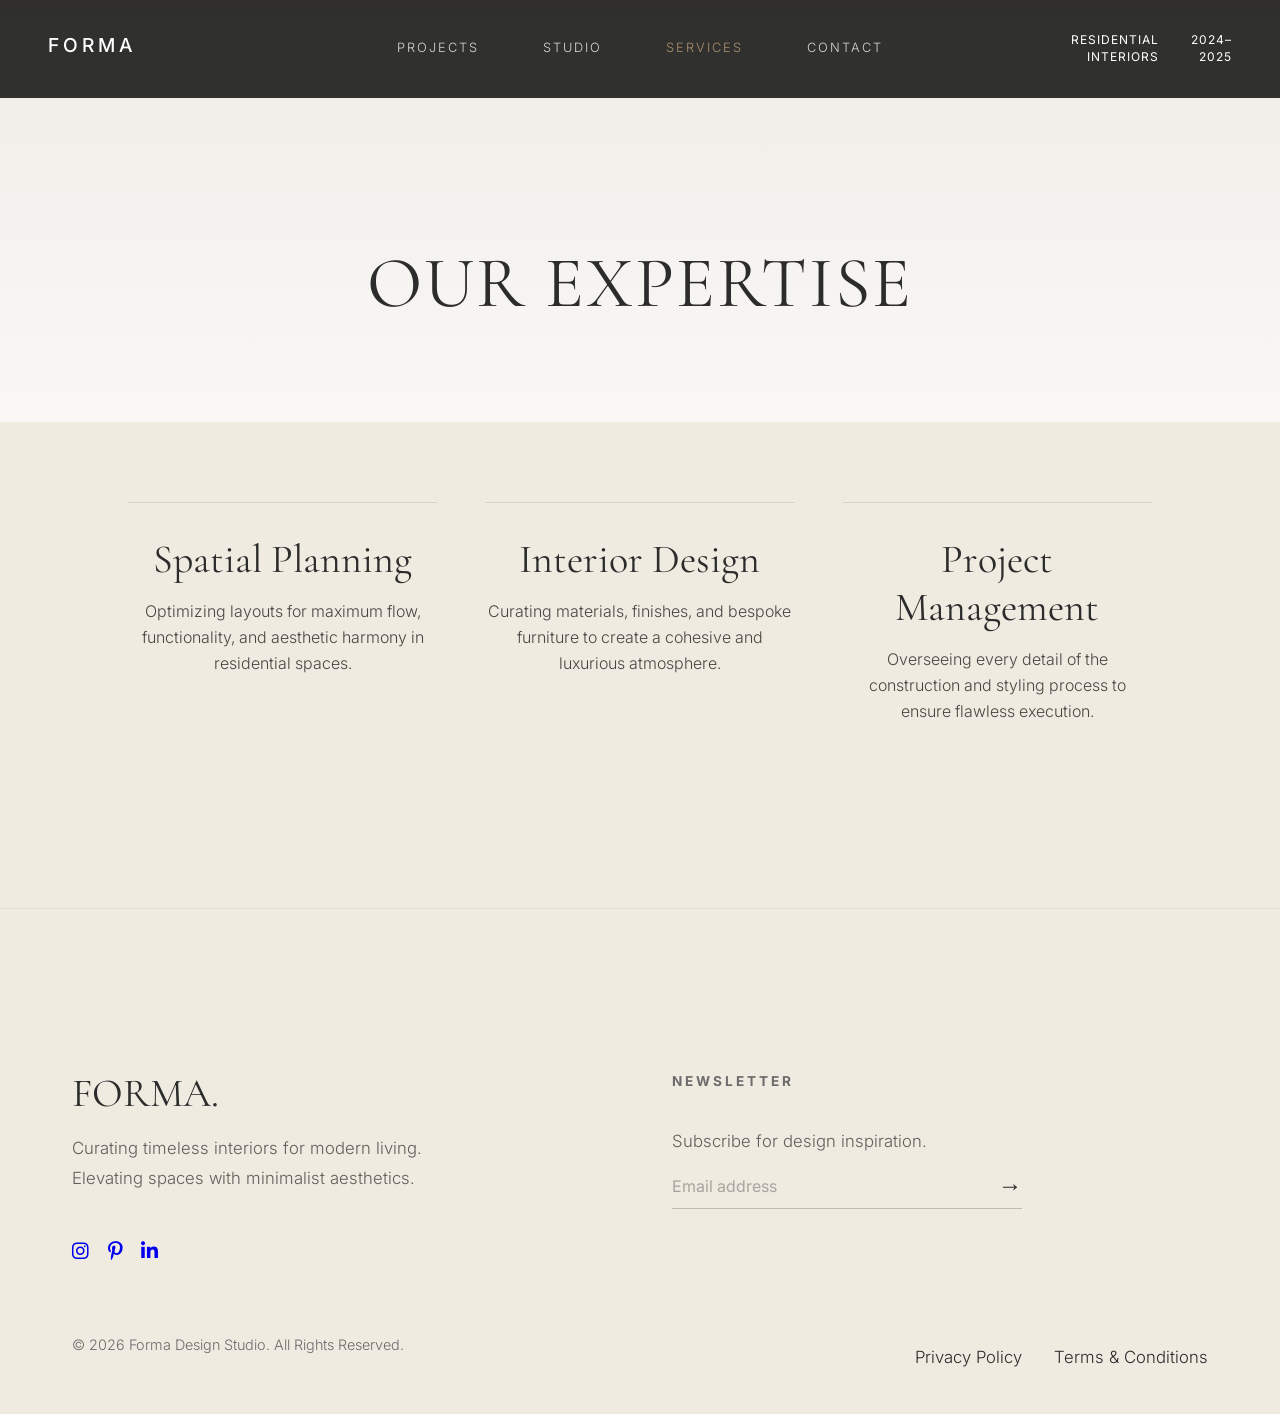
<file: services.html>
<!DOCTYPE html>
<html lang="en">
<head>
    <meta charset="UTF-8">
    <meta name="viewport" content="width=device-width, initial-scale=1.0">
    <title>FORMA | Services</title>
    <link href="https://fonts.googleapis.com/css2?family=Cormorant+Garamond:ital,wght@0,300;0,400;0,600;1,400&family=Inter:wght@300;400;500&display=swap" rel="stylesheet">
    <link rel="stylesheet" href="https://cdnjs.cloudflare.com/ajax/libs/font-awesome/6.4.0/css/all.min.css">
    <link rel="stylesheet" href="slider-style-v2.css">
    <style>
        body { background-color: #f0ebe1; color: var(--text-main); }
        .page-header { padding: 15rem 5% 5rem 5%; text-align: center; }
        .page-title { font-family: var(--font-heading); font-size: 5rem; letter-spacing: 2px; }
        .services-grid { display: grid; grid-template-columns: repeat(3, 1fr); gap: 3rem; padding: 5rem 10% 10rem 10%; }
        .service-card { text-align: center; border-top: 1px solid rgba(0,0,0,0.1); padding-top: 2rem; }
        .service-title { font-family: var(--font-heading); font-size: 2.5rem; margin-bottom: 1rem; }
        .service-desc { font-family: var(--font-body); font-size: 1rem; line-height: 1.6; color: rgba(0,0,0,0.7); }
        @media (max-width: 768px) {
            .services-grid { grid-template-columns: 1fr; padding: 3rem 5% 5rem 5%; gap: 4rem; }
        }
    </style>
</head>
<body>
    <nav class="navbar forma-nav" style="background: rgba(0,0,0,0.8);">
        <div class="nav-left">
            <a href="index.html" class="logo">FORMA</a>
        </div>
        <ul class="nav-center">
            <li><a href="projects.html">PROJECTS</a></li>
            <li><a href="studio.html">STUDIO</a></li>
            <li><a href="services.html" style="color: #c9a77c;">SERVICES</a></li>
            <li><a href="contact.html">CONTACT</a></li>
        </ul>
        <div class="nav-right">
            <div class="nav-info">RESIDENTIAL<br>INTERIORS</div>
            <div class="nav-info" style="margin-left: 2rem;">2024&ndash;<br>2025</div>
        </div>
    </nav>

    <main>
        <section class="page-header">
            <h1 class="page-title">OUR EXPERTISE</h1>
        </section>
        <section class="services-grid">
            <div class="service-card">
                <h3 class="service-title">Spatial Planning</h3>
                <p class="service-desc">Optimizing layouts for maximum flow, functionality, and aesthetic harmony in residential spaces.</p>
            </div>
            <div class="service-card">
                <h3 class="service-title">Interior Design</h3>
                <p class="service-desc">Curating materials, finishes, and bespoke furniture to create a cohesive and luxurious atmosphere.</p>
            </div>
            <div class="service-card">
                <h3 class="service-title">Project Management</h3>
                <p class="service-desc">Overseeing every detail of the construction and styling process to ensure flawless execution.</p>
            </div>
        </section>
    </main>

    <footer class="footer" style="position: relative; z-index: 10; background-color: #f0ebe1; color: var(--text-main);">
        <div class="container">
            <div class="footer-grid">
                <div class="footer-column large">
                    <h2 style="font-family: var(--font-heading); font-size: 2.5rem; margin-bottom: 1rem;">FORMA.</h2>
                    <p style="font-size: 1.05rem; margin-bottom: 2.5rem; max-width: 350px; color: rgba(0,0,0,0.6);">Curating timeless interiors for modern living. Elevating spaces with minimalist aesthetics.</p>
                    
                    <div class="social-icons" style="display: flex; gap: 1.2rem; flex-direction: row; font-size: 1.2rem;">
                        <a href="#"><i class="fab fa-instagram"></i></a>
                        <a href="#"><i class="fab fa-pinterest-p"></i></a>
                        <a href="#"><i class="fab fa-linkedin-in"></i></a>
                    </div>
                </div>
                
                <div class="footer-column large">
                    <h4>Newsletter</h4>
                    <p style="font-size: 1.05rem; margin-bottom: 1rem; color: rgba(0,0,0,0.6);">Subscribe for design inspiration.</p>
                    <form class="newsletter-form" onsubmit="event.preventDefault(); alert('Subscribed!');" style="max-width: 350px;">
                        <input type="email" placeholder="Email address" required style="border-bottom-color: rgba(0,0,0,0.2); color: var(--text-main);">
                        <button type="submit" style="color: var(--text-main);">&#8594;</button>
                    </form>
                </div>
            </div>
            
            <div class="footer-bottom" style="border-top-color: rgba(0,0,0,0.1);">
                <p>&copy; 2026 Forma Design Studio. All Rights Reserved.</p>
                <div class="legal-links">
                    <a href="#">Privacy Policy</a>
                    <a href="#">Terms & Conditions</a>
                </div>
            </div>
        </div>
    </footer>
</body>
</html>
</file>
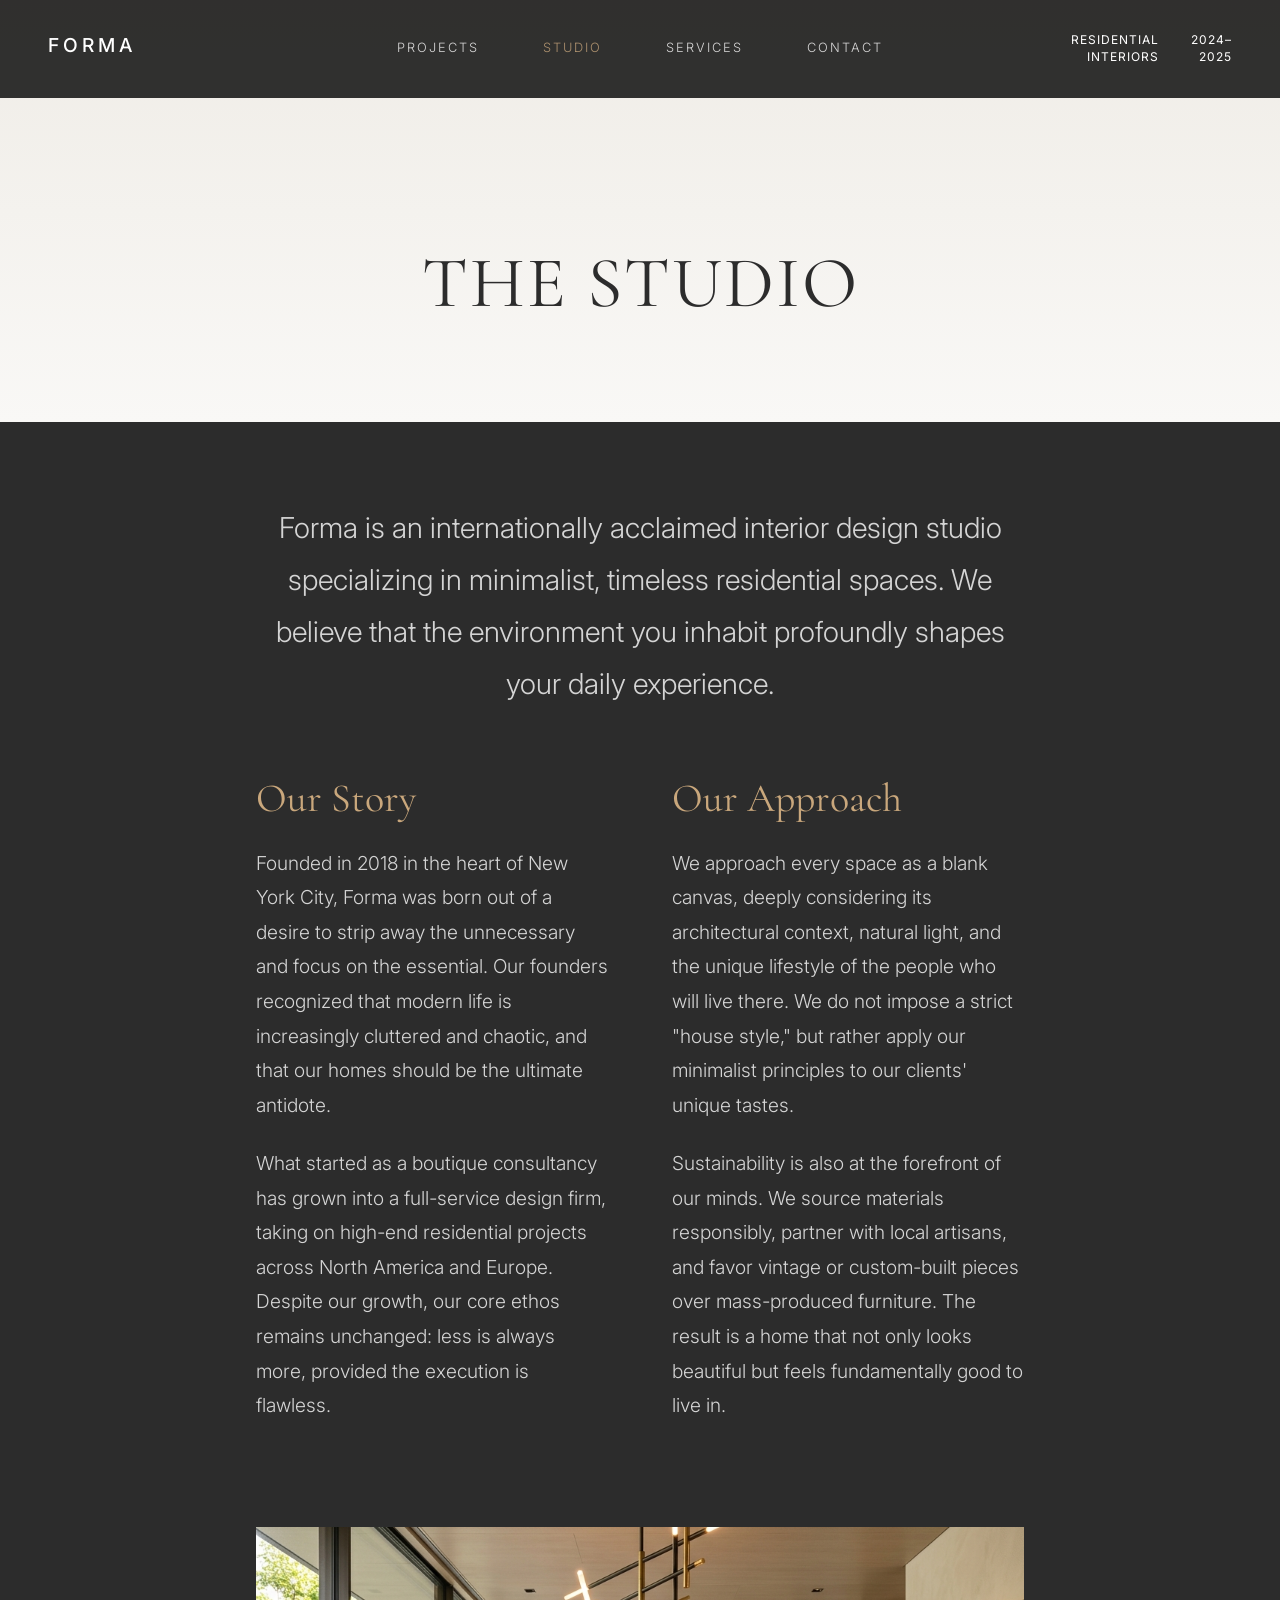
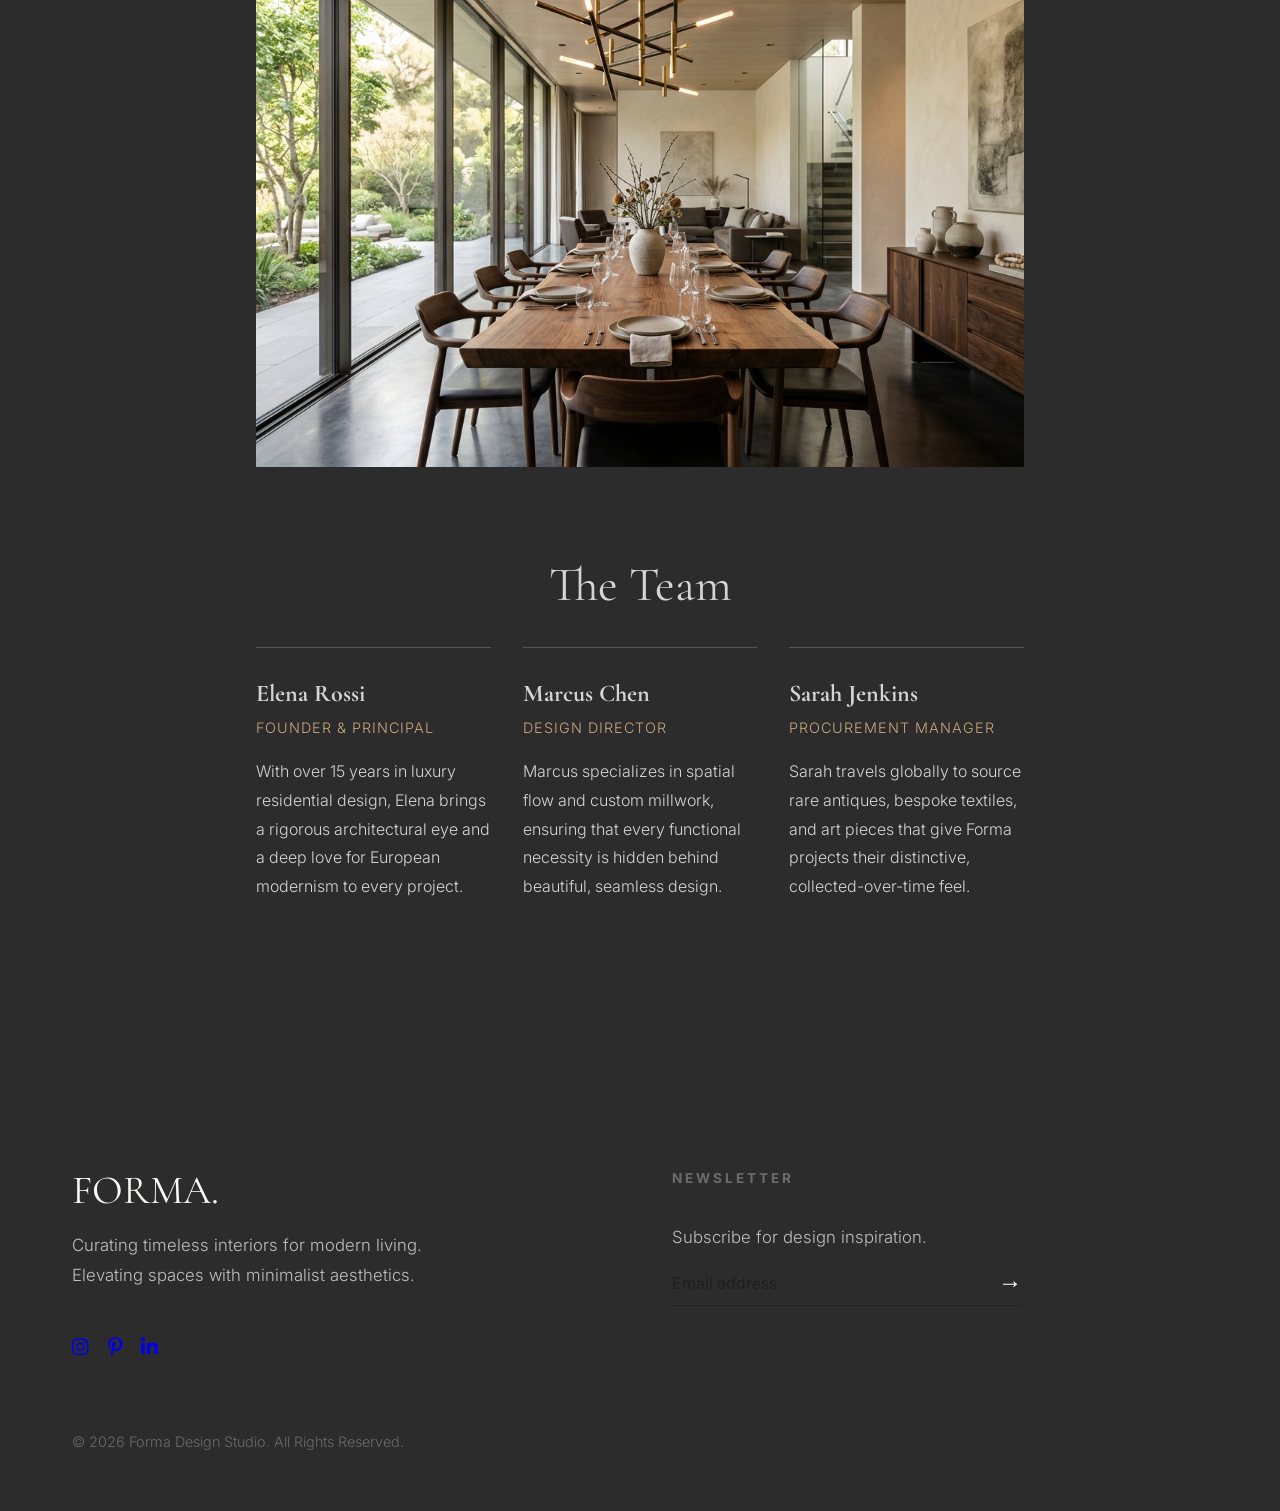
<file: studio.html>
<!DOCTYPE html>
<html lang="en">
<head>
    <meta charset="UTF-8">
    <meta name="viewport" content="width=device-width, initial-scale=1.0">
    <title>Aura | Studio</title>
    <link href="https://fonts.googleapis.com/css2?family=Cormorant+Garamond:ital,wght@0,300;0,400;0,600;1,400&family=Inter:wght@300;400;500&display=swap" rel="stylesheet">
    <link rel="stylesheet" href="https://cdnjs.cloudflare.com/ajax/libs/font-awesome/6.4.0/css/all.min.css">
    <link rel="stylesheet" href="slider-style-v2.css">
    <style>
        body { background-color: var(--text-main); color: var(--bg-color); }
        .page-header { padding: 15rem 5% 5rem 5%; text-align: center; }
        .page-title { font-family: var(--font-heading); font-size: 5rem; letter-spacing: 2px; }
        .studio-content { padding: 5rem 20%; font-family: var(--font-body); font-size: 1.2rem; line-height: 1.8; text-align: center; color: rgba(255,255,255,0.8); }
    </style>
</head>
<body>
    <nav class="navbar forma-nav" style="background: rgba(0,0,0,0.8);">
        <div class="nav-left">
            <a href="index.html" class="logo">FORMA</a>
        </div>
        <ul class="nav-center">
            <li><a href="projects.html">PROJECTS</a></li>
            <li><a href="studio.html" style="color: #c9a77c;">STUDIO</a></li>
            <li><a href="services.html">SERVICES</a></li>
            <li><a href="contact.html">CONTACT</a></li>
        </ul>
        <div class="nav-right">
            <div class="nav-info">RESIDENTIAL<br>INTERIORS</div>
            <div class="nav-info" style="margin-left: 2rem;">2024&ndash;<br>2025</div>
        </div>
    </nav>

    <main>
        <section class="page-header">
            <h1 class="page-title">THE STUDIO</h1>
        </section>
        <section class="studio-content">
            <p style="font-size: 1.8rem; margin-bottom: 4rem;">Forma is an internationally acclaimed interior design studio specializing in minimalist, timeless residential spaces. We believe that the environment you inhabit profoundly shapes your daily experience.</p>
            
            <div style="display: grid; grid-template-columns: 1fr 1fr; gap: 4rem; text-align: left; margin-bottom: 5rem;">
                <div>
                    <h3 style="font-family: var(--font-heading); font-size: 2.5rem; margin-bottom: 1.5rem; color: #c9a77c;">Our Story</h3>
                    <p style="margin-bottom: 1.5rem;">Founded in 2018 in the heart of New York City, Forma was born out of a desire to strip away the unnecessary and focus on the essential. Our founders recognized that modern life is increasingly cluttered and chaotic, and that our homes should be the ultimate antidote.</p>
                    <p>What started as a boutique consultancy has grown into a full-service design firm, taking on high-end residential projects across North America and Europe. Despite our growth, our core ethos remains unchanged: less is always more, provided the execution is flawless.</p>
                </div>
                <div>
                    <h3 style="font-family: var(--font-heading); font-size: 2.5rem; margin-bottom: 1.5rem; color: #c9a77c;">Our Approach</h3>
                    <p style="margin-bottom: 1.5rem;">We approach every space as a blank canvas, deeply considering its architectural context, natural light, and the unique lifestyle of the people who will live there. We do not impose a strict "house style," but rather apply our minimalist principles to our clients' unique tastes.</p>
                    <p>Sustainability is also at the forefront of our minds. We source materials responsibly, partner with local artisans, and favor vintage or custom-built pieces over mass-produced furniture. The result is a home that not only looks beautiful but feels fundamentally good to live in.</p>
                </div>
            </div>

            <img src="assets/dining_room.jpg" style="width: 100%; height: 60vh; object-fit: cover; margin-bottom: 5rem;" alt="Studio Team Reviewing Plans">
            
            <h3 style="font-family: var(--font-heading); font-size: 3rem; margin-bottom: 2rem;">The Team</h3>
            <div style="display: grid; grid-template-columns: repeat(3, 1fr); gap: 2rem; text-align: left;">
                <div style="border-top: 1px solid rgba(255,255,255,0.2); padding-top: 1.5rem;">
                    <h4 style="font-size: 1.5rem; font-family: var(--font-heading);">Elena Rossi</h4>
                    <p style="color: #c9a77c; font-size: 0.9rem; text-transform: uppercase; margin-bottom: 1rem; letter-spacing: 1px;">Founder & Principal</p>
                    <p style="font-size: 1rem;">With over 15 years in luxury residential design, Elena brings a rigorous architectural eye and a deep love for European modernism to every project.</p>
                </div>
                <div style="border-top: 1px solid rgba(255,255,255,0.2); padding-top: 1.5rem;">
                    <h4 style="font-size: 1.5rem; font-family: var(--font-heading);">Marcus Chen</h4>
                    <p style="color: #c9a77c; font-size: 0.9rem; text-transform: uppercase; margin-bottom: 1rem; letter-spacing: 1px;">Design Director</p>
                    <p style="font-size: 1rem;">Marcus specializes in spatial flow and custom millwork, ensuring that every functional necessity is hidden behind beautiful, seamless design.</p>
                </div>
                <div style="border-top: 1px solid rgba(255,255,255,0.2); padding-top: 1.5rem;">
                    <h4 style="font-size: 1.5rem; font-family: var(--font-heading);">Sarah Jenkins</h4>
                    <p style="color: #c9a77c; font-size: 0.9rem; text-transform: uppercase; margin-bottom: 1rem; letter-spacing: 1px;">Procurement Manager</p>
                    <p style="font-size: 1rem;">Sarah travels globally to source rare antiques, bespoke textiles, and art pieces that give Forma projects their distinctive, collected-over-time feel.</p>
                </div>
            </div>
        </section>
    </main>

    <footer class="footer" style="position: relative; z-index: 10; background-color: var(--text-main); color: var(--bg-color);">
        <div class="container">
            <div class="footer-grid">
                <div class="footer-column large">
                    <h2 style="font-family: var(--font-heading); font-size: 2.5rem; margin-bottom: 1rem;">FORMA.</h2>
                    <p style="font-size: 1.05rem; margin-bottom: 2.5rem; max-width: 350px; color: rgba(255,255,255,0.7);">Curating timeless interiors for modern living. Elevating spaces with minimalist aesthetics.</p>
                    
                    <div class="social-icons" style="display: flex; gap: 1.2rem; flex-direction: row; font-size: 1.2rem;">
                        <a href="#"><i class="fab fa-instagram"></i></a>
                        <a href="#"><i class="fab fa-pinterest-p"></i></a>
                        <a href="#"><i class="fab fa-linkedin-in"></i></a>
                    </div>
                </div>
                
                <div class="footer-column large">
                    <h4>Newsletter</h4>
                    <p style="font-size: 1.05rem; margin-bottom: 1rem; color: rgba(255,255,255,0.7);">Subscribe for design inspiration.</p>
                    <form class="newsletter-form" onsubmit="event.preventDefault(); alert('Subscribed!');" style="max-width: 350px;">
                        <input type="email" placeholder="Email address" required style="border-bottom-color: rgba(255,255,255,0.3); color: #fff;">
                        <button type="submit" style="color: #fff;">&#8594;</button>
                    </form>
                </div>
            </div>
            
            <div class="footer-bottom" style="border-top-color: rgba(255,255,255,0.1);">
                <p>&copy; 2026 Forma Design Studio. All Rights Reserved.</p>
                <div class="legal-links">
                    <a href="#">Privacy Policy</a>
                    <a href="#">Terms & Conditions</a>
                </div>
            </div>
        </div>
    </footer>
</body>
</html>
</file>
<file: slider-style-v2.css>
:root {
    --bg-color: #F9F8F6;
    --bg-secondary: #EFECE6;
    --text-main: #2C2C2C;
    --text-muted: #6B6B6B;
    --accent: #8A7B6E;
    
    --font-heading: 'Cormorant Garamond', serif;
    --font-body: 'Inter', sans-serif;
    
    --spacing-sm: 1rem;
    --spacing-md: 2rem;
    --spacing-lg: 5rem;
    --spacing-xl: 10rem;
    
    --transition-smooth: all 0.5s cubic-bezier(0.25, 1, 0.5, 1);
}

* {
    margin: 0;
    padding: 0;
    box-sizing: border-box;
}

body {
    background-color: var(--bg-color);
    color: var(--text-main);
    font-family: var(--font-body);
    font-weight: 300;
    line-height: 1.8;
    overflow-x: hidden;
}

h1, h2, h3 {
    font-family: var(--font-heading);
    font-weight: 400;
    line-height: 1.2;
}

.logo {
    font-family: var(--font-body);
    font-weight: 500;
    line-height: 1.2;
}

p {
    margin-bottom: 1.5rem;
}

.container {
    max-width: 1200px;
    margin: 0 auto;
    padding: 0 var(--spacing-md);
}

.section-padding {
    padding: var(--spacing-xl) 0;
}

.section-title {
    font-size: 3.5rem;
    margin-bottom: var(--spacing-lg);
    font-style: italic;
    color: var(--accent);
}

/* Navbar FORMA style */
.forma-nav {
    display: flex;
    justify-content: space-between;
    align-items: flex-start;
    padding: 2rem 3rem;
    position: fixed;
    width: 100%;
    top: 0;
    z-index: 100;
    transition: var(--transition-smooth);
    background: transparent;
    color: #fff;
    font-family: var(--font-body);
}

.forma-nav .nav-left, .forma-nav .nav-right {
    flex: 1;
}

.forma-nav .nav-right {
    display: flex;
    justify-content: flex-end;
    text-align: right;
    font-size: 0.75rem;
    letter-spacing: 1px;
    line-height: 1.4;
    font-weight: 400;
}

.forma-nav .logo {
    font-size: 1.2rem;
    letter-spacing: 4px;
    text-transform: uppercase;
    text-decoration: none;
    color: #fff;
}

.forma-nav .nav-center {
    display: flex;
    list-style: none;
    gap: 4rem;
    justify-content: center;
    flex: 2;
}

.forma-nav .nav-center a {
    color: #fff;
    text-decoration: none;
    font-size: 0.8rem;
    text-transform: uppercase;
    letter-spacing: 2px;
    position: relative;
    opacity: 0.8;
    transition: opacity 0.3s ease;
}

.forma-nav .nav-center a:hover {
    opacity: 1;
}

/* Hero Section */
.hero {
    height: 100vh;
    position: relative;
    overflow: hidden;
    background-color: #111;
}

.slider-container {
    width: 100%;
    height: 100vh;
    position: relative;
    overflow: hidden;
    background: #000;
}

.slide {
    position: absolute;
    top: 0;
    left: 0;
    width: 100%;
    height: 100vh;
    opacity: 1;
    transform: scale(1);
    will-change: transform, opacity;
    overflow: hidden;
    display: flex;
    align-items: center;
    justify-content: center;
}

.slide img {
    position: absolute;
    top: 0;
    left: 0;
    width: 100%;
    height: 100%;
    object-fit: cover;
    filter: brightness(0.6) contrast(1.1);
    z-index: 1;
}

/* FORMA Slide Content */
.forma-content {
    position: relative;
    z-index: 2;
    text-align: center;
    color: #fff;
    width: 90%;
    max-width: 850px;
    padding: 2rem 1rem;
    font-family: var(--font-body);
}

.forma-subtitle {
    display: inline-block;
    font-size: 0.7rem;
    letter-spacing: 4px;
    text-transform: uppercase;
    margin-bottom: 1.5rem;
    opacity: 1;
    transform: translateY(0);
    font-family: var(--font-body);
    font-weight: 500;
    color: #d1bfae; /* Warm accent color */
    border-bottom: 1px solid rgba(209, 191, 174, 0.4);
    padding-bottom: 0.5rem;
}

.forma-title {
    font-size: 3.5rem;
    font-weight: 300;
    font-style: italic;
    letter-spacing: 2px;
    line-height: 1.1;
    margin-bottom: 1.5rem;
    text-transform: uppercase;
    opacity: 1;
    transform: translateY(0);
    font-family: var(--font-heading);
    text-shadow: 0 4px 20px rgba(0,0,0,0.5);
}

.forma-desc {
    font-size: 0.8rem;
    line-height: 1.6;
    letter-spacing: 1px;
    text-transform: none;
    opacity: 1;
    transform: translateY(0);
    font-family: var(--font-body);
    font-weight: 300;
    text-shadow: 0 2px 10px rgba(0,0,0,0.7);
}

.forma-btn {
    display: inline-block;
    margin-top: 2rem;
    padding: 1rem 3rem;
    background: rgba(255, 255, 255, 0.1); 
    backdrop-filter: blur(15px); 
    -webkit-backdrop-filter: blur(15px);
    border: 1px solid rgba(255, 255, 255, 0.3); 
    color: #fff;
    text-transform: uppercase;
    font-size: 0.75rem;
    letter-spacing: 2px;
    text-decoration: none;
    transition: all 0.4s cubic-bezier(0.25, 1, 0.5, 1);
    opacity: 1;
    /* Force Hardware Acceleration for Backdrop Filter */
    transform: translate3d(0, 0, 0);
    backface-visibility: hidden;
    -webkit-backface-visibility: hidden;
    border-radius: 50px; 
    box-shadow: 0 8px 32px rgba(0, 0, 0, 0.2); 
}

.forma-btn:hover {
    background: rgba(255, 255, 255, 0.25);
    border-color: rgba(255, 255, 255, 0.6);
    transform: translate3d(0, -3px, 0);
    box-shadow: 0 12px 40px rgba(0, 0, 0, 0.3);
    color: #fff; 
}

.slider-controls {
    position: absolute;
    top: 50%;
    width: 100%;
    display: flex;
    justify-content: space-between;
    padding: 0 var(--spacing-md);
    transform: translateY(-50%);
    z-index: 2;
    pointer-events: none;
}

.slider-controls button {
    pointer-events: auto;
    background: rgba(0,0,0,0.2);
    border: 1px solid rgba(255,255,255,0.2);
    border-radius: 50%;
    width: 60px;
    height: 60px;
    display: flex;
    align-items: center;
    justify-content: center;
    color: #fff;
    font-size: 1.5rem;
    cursor: pointer;
    transition: var(--transition-smooth);
    backdrop-filter: blur(4px);
}

.slider-controls button:hover {
    background: rgba(255,255,255,0.1);
    border-color: #fff;
    transform: scale(1.1);
}

/* Page Headers */
.page-header {
    padding: calc(var(--spacing-xl) * 1.5) 0 var(--spacing-lg) 0;
    background: linear-gradient(to bottom, var(--bg-secondary), var(--bg-color));
    text-align: center;
}

.page-header h1 {
    font-size: 4.5rem;
    color: var(--text-main);
    margin-bottom: 1rem;
}

.page-header .subtitle {
    font-size: 1.2rem;
    color: var(--accent);
    letter-spacing: 2px;
    text-transform: uppercase;
}

/* About Section */
.about-grid {
    display: grid;
    grid-template-columns: 1fr 1fr;
    gap: var(--spacing-lg);
    align-items: center;
}

.about-text h2 {
    font-size: 2.5rem;
    margin-bottom: 2rem;
    color: var(--accent);
}

.about-text p {
    font-size: 1.15rem;
    color: var(--text-muted);
}

.about-image {
    position: relative;
    padding: 2rem;
    overflow: hidden; /* Prevent scaling from breaking layout */
}

.about-image::before {
    content: '';
    position: absolute;
    top: 0;
    right: 0;
    width: 80%;
    height: 80%;
    border: 1px solid var(--accent);
    z-index: -1;
}

.about-image img {
    width: 100%;
    height: auto;
    border-radius: 2px;
    box-shadow: 0 20px 40px rgba(0,0,0,0.1);
    transition: transform 0.8s cubic-bezier(0.25, 1, 0.5, 1);
}

.about-image:hover img {
    transform: scale(1.05);
}

/* Portfolio Section */
.portfolio-grid {
    display: grid;
    grid-template-columns: repeat(12, 1fr);
    gap: var(--spacing-lg);
}

.portfolio-item {
    position: relative;
    overflow: hidden;
    group: hover;
    cursor: pointer;
}

.portfolio-item:nth-child(1) { grid-column: 1 / 8; }
.portfolio-item:nth-child(2) { grid-column: 8 / 13; margin-top: var(--spacing-xl); }
.portfolio-item:nth-child(3) { grid-column: 1 / 6; }
.portfolio-item:nth-child(4) { grid-column: 6 / 13; margin-top: calc(var(--spacing-lg) * -1); }
.portfolio-item:nth-child(5) { grid-column: 2 / 9; margin-top: var(--spacing-xl); }
.portfolio-item:nth-child(6) { grid-column: 7 / 13; margin-top: calc(var(--spacing-lg) * -0.5); }

.portfolio-img-wrapper {
    overflow: hidden;
    position: relative;
}

.portfolio-item img {
    width: 100%;
    height: 100%;
    object-fit: cover;
    transition: transform 0.8s cubic-bezier(0.25, 1, 0.5, 1);
}

.portfolio-item:hover img {
    transform: scale(1.05);
}

.portfolio-info {
    padding-top: 1.5rem;
}

.portfolio-info h3 {
    font-size: 2rem;
    margin-bottom: 0.5rem;
}

.portfolio-info p {
    color: var(--text-muted);
    font-size: 0.95rem;
    letter-spacing: 1px;
    text-transform: uppercase;
}

/* Contact Section */
.contact-grid {
    display: grid;
    grid-template-columns: 1fr 1fr;
    gap: var(--spacing-xl);
}

.contact-info h2 {
    font-size: 3rem;
    margin-bottom: 2rem;
}

.contact-info p {
    font-size: 1.2rem;
    color: var(--text-muted);
}

.contact-details {
    margin-top: 3rem;
}

.contact-details h4 {
    font-family: var(--font-body);
    font-size: 0.9rem;
    text-transform: uppercase;
    letter-spacing: 2px;
    color: var(--accent);
    margin-bottom: 0.5rem;
}

.contact-form .form-group {
    margin-bottom: 2rem;
    position: relative;
}

.contact-form input,
.contact-form textarea {
    width: 100%;
    padding: 15px 0;
    background: transparent;
    border: none;
    border-bottom: 1px solid #ccc;
    font-family: var(--font-body);
    font-size: 1rem;
    color: var(--text-main);
    transition: var(--transition-smooth);
}

.contact-form input:focus,
.contact-form textarea:focus {
    outline: none;
    border-bottom-color: var(--text-main);
}

.contact-form label {
    position: absolute;
    left: 0;
    top: 15px;
    color: var(--text-muted);
    transition: var(--transition-smooth);
    pointer-events: none;
}

.contact-form input:focus ~ label,
.contact-form input:valid ~ label,
.contact-form textarea:focus ~ label,
.contact-form textarea:valid ~ label {
    top: -20px;
    font-size: 0.8rem;
    color: var(--accent);
}

.btn-dark {
    background-color: var(--text-main);
    color: #fff;
    border: none;
    cursor: pointer;
    padding: 18px 50px;
}
.btn-dark:hover {
    background-color: var(--accent);
    color: #fff;
}

/* Footer Styles Redesigned */
.footer {
    background-color: var(--bg-color);
    color: var(--text-main);
    padding: var(--spacing-xl) 0 0 0;
    border-top: 1px solid rgba(0,0,0,0.05);
    overflow: hidden;
}

.footer-grid {
    display: grid;
    grid-template-columns: 1fr 1fr;
    gap: 4rem;
    margin-bottom: 4rem;
}

@media (max-width: 768px) {
    .footer-grid {
        grid-template-columns: 1fr;
    }
}

.footer-column {
    /* Removed flex properties since we use grid now */
}

.footer-column.large {
    /* Removed flex properties */
}

.footer h4 {
    font-size: 0.85rem;
    text-transform: uppercase;
    letter-spacing: 3px;
    margin-bottom: 2rem;
    color: var(--text-muted);
    font-family: var(--font-body);
}

.footer-links ul {
    list-style: none;
    padding: 0;
    margin: 0;
}

.footer-links li {
    margin-bottom: 1rem;
}

.footer-links a, .footer-social a, .legal-links a {
    color: var(--text-main);
    text-decoration: none;
    transition: color 0.3s ease;
    font-size: 1.05rem;
}

.footer-links a:hover, .footer-social a:hover, .legal-links a:hover {
    color: var(--accent);
}

.footer-social .social-icons {
    display: flex;
    flex-direction: column;
    gap: 1rem;
}

.newsletter-form {
    display: flex;
    border-bottom: 1px solid rgba(0,0,0,0.2);
    padding-bottom: 0.5rem;
}

.newsletter-form input {
    background: transparent;
    border: none;
    color: var(--text-main);
    font-family: var(--font-body);
    font-size: 1rem;
    flex-grow: 1;
    outline: none;
}

.newsletter-form input::placeholder {
    color: rgba(0,0,0,0.3);
}

.newsletter-form button {
    background: transparent;
    border: none;
    color: var(--text-main);
    cursor: pointer;
    font-size: 1.5rem;
    padding-left: 10px;
    transition: transform 0.3s ease;
}

.newsletter-form button:hover {
    transform: translateX(5px);
    color: var(--accent);
}

.footer-bottom {
    display: flex;
    justify-content: space-between;
    align-items: center;
    color: var(--text-muted);
    font-size: 0.9rem;
    padding-bottom: 2rem;
}

.legal-links {
    display: flex;
    gap: 2rem;
}

.footer-huge-text {
    font-size: 15vw;
    line-height: 0.75;
    text-align: center;
    font-family: var(--font-heading);
    color: rgba(0,0,0,0.03);
    pointer-events: none;
    margin-top: -3rem;
    letter-spacing: -2px;
}

/* Utility Animations */
.fade-in-up {
    opacity: 0;
    transform: translateY(30px);
    transition: opacity 1s ease-out, transform 1s ease-out;
}

.fade-in-up.visible {
    opacity: 1;
    transform: translateY(0);
}

.scroll-reveal {
    opacity: 0;
    transform: translateY(50px);
    transition: opacity 1.2s cubic-bezier(0.25, 1, 0.5, 1), transform 1.2s cubic-bezier(0.25, 1, 0.5, 1);
}

.scroll-reveal.is-revealed {
    opacity: 1;
    transform: translateY(0);
}

/* Stacking Pages Animation */
.stack-container {
    position: relative;
}

.stack-section {
    position: sticky;
    top: 0;
    height: 100vh;
    width: 100%;
    overflow: hidden;
    box-shadow: 0 -15px 40px rgba(0,0,0,0.15);
    z-index: 1;
}

.stack-section:first-child {
    box-shadow: none;
}

/* Mobile Optimization */
@media (max-width: 768px) {
    /* Navbar Adjustment */
    .forma-nav {
        flex-direction: column;
        align-items: center;
        padding: 1rem;
        gap: 1rem;
    }
    .forma-nav .nav-right {
        display: none; /* Hide extra info on mobile */
    }
    .forma-nav .nav-center {
        gap: 1.5rem;
        flex-wrap: wrap;
    }
    .forma-nav .nav-center a {
        font-size: 0.75rem;
    }
    
    /* Book Section Optimization */
    .book-wrapper {
        width: 100%;
        height: 60vh;
    }
    .book-left, .page-content {
        padding: 1.5rem;
    }
    .book-title {
        font-size: 1.8rem;
    }
    .book-desc {
        font-size: 0.9rem;
    }

    /* General Grid Stacking */
    .about-grid, 
    .contact-grid, 
    .footer-grid,
    .project-details,
    .project-gallery,
    .contact-container {
        grid-template-columns: 1fr !important;
        gap: 2rem !important;
    }

    .contact-container {
        padding: 2rem 5% 5rem 5% !important;
    }

    /* Footer */
    .footer-bottom {
        flex-direction: column;
        align-items: flex-start;
        gap: 1rem;
    }
}
</file>
